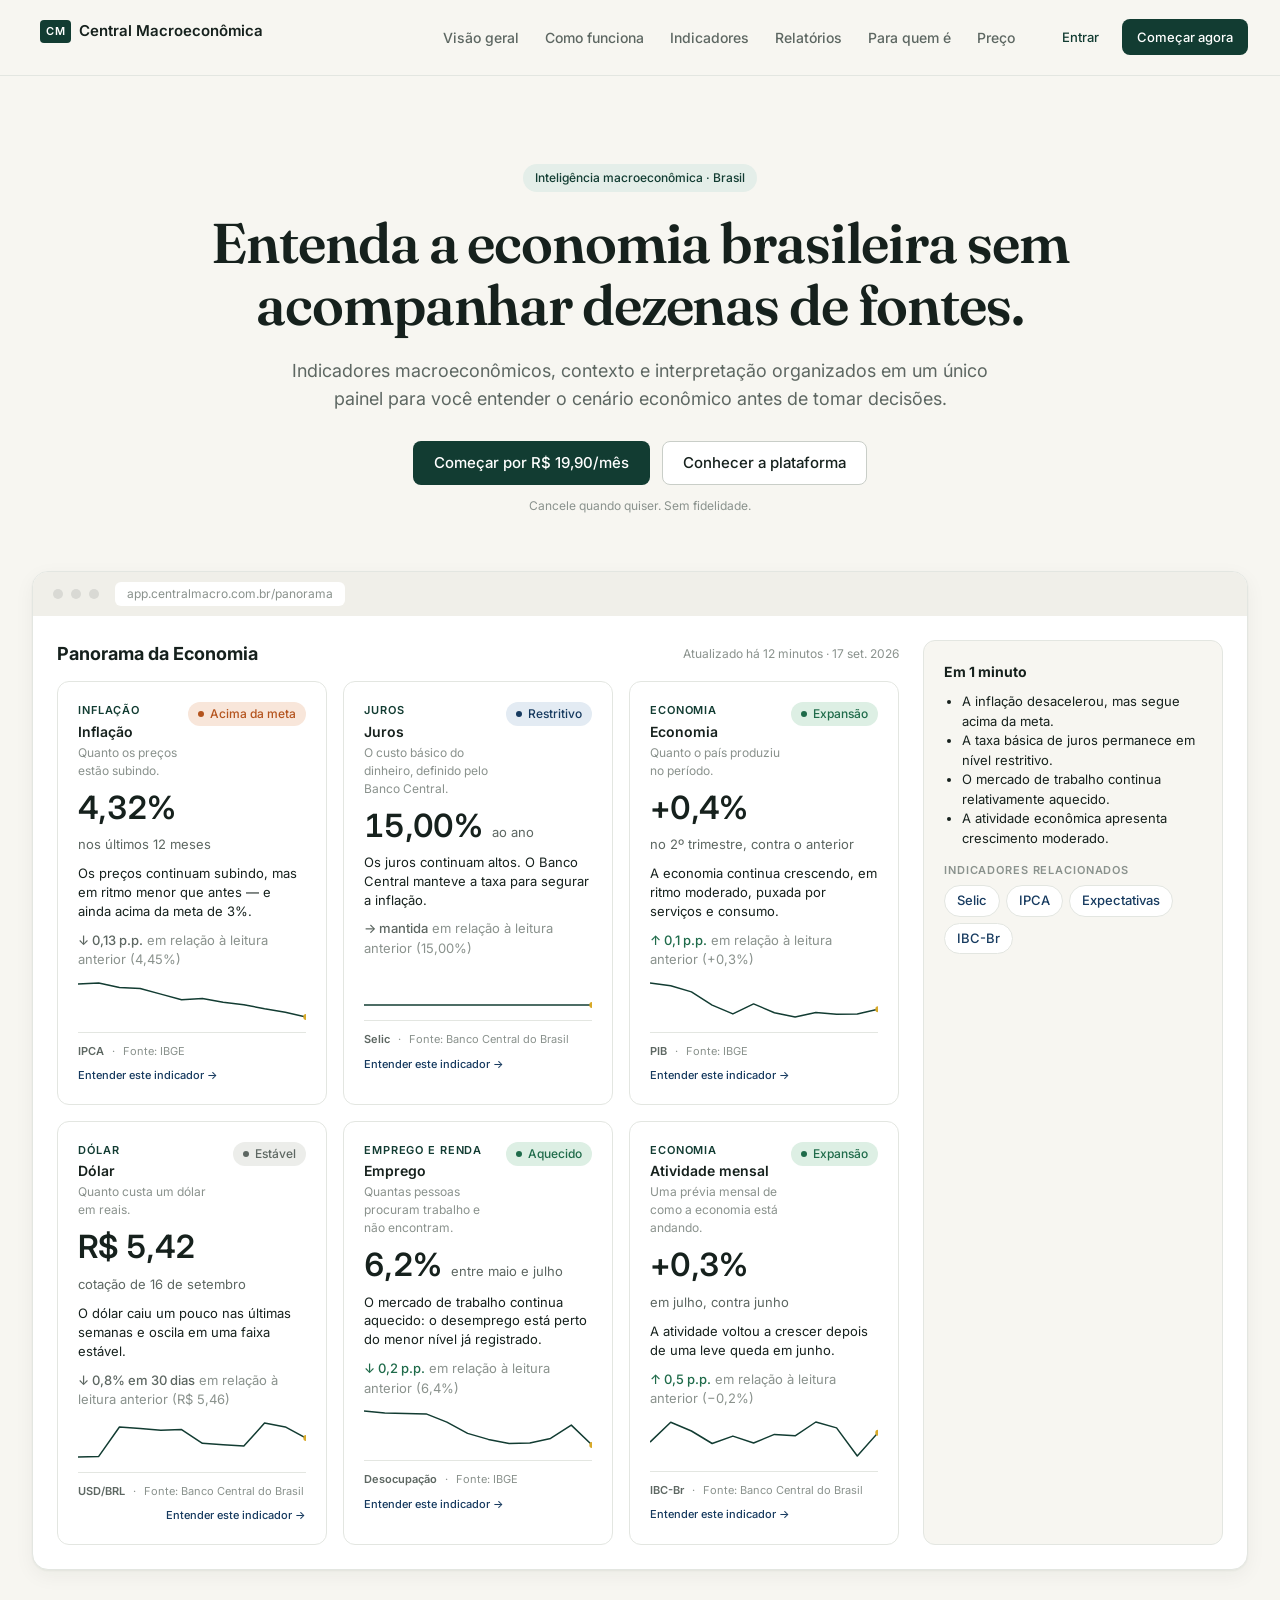
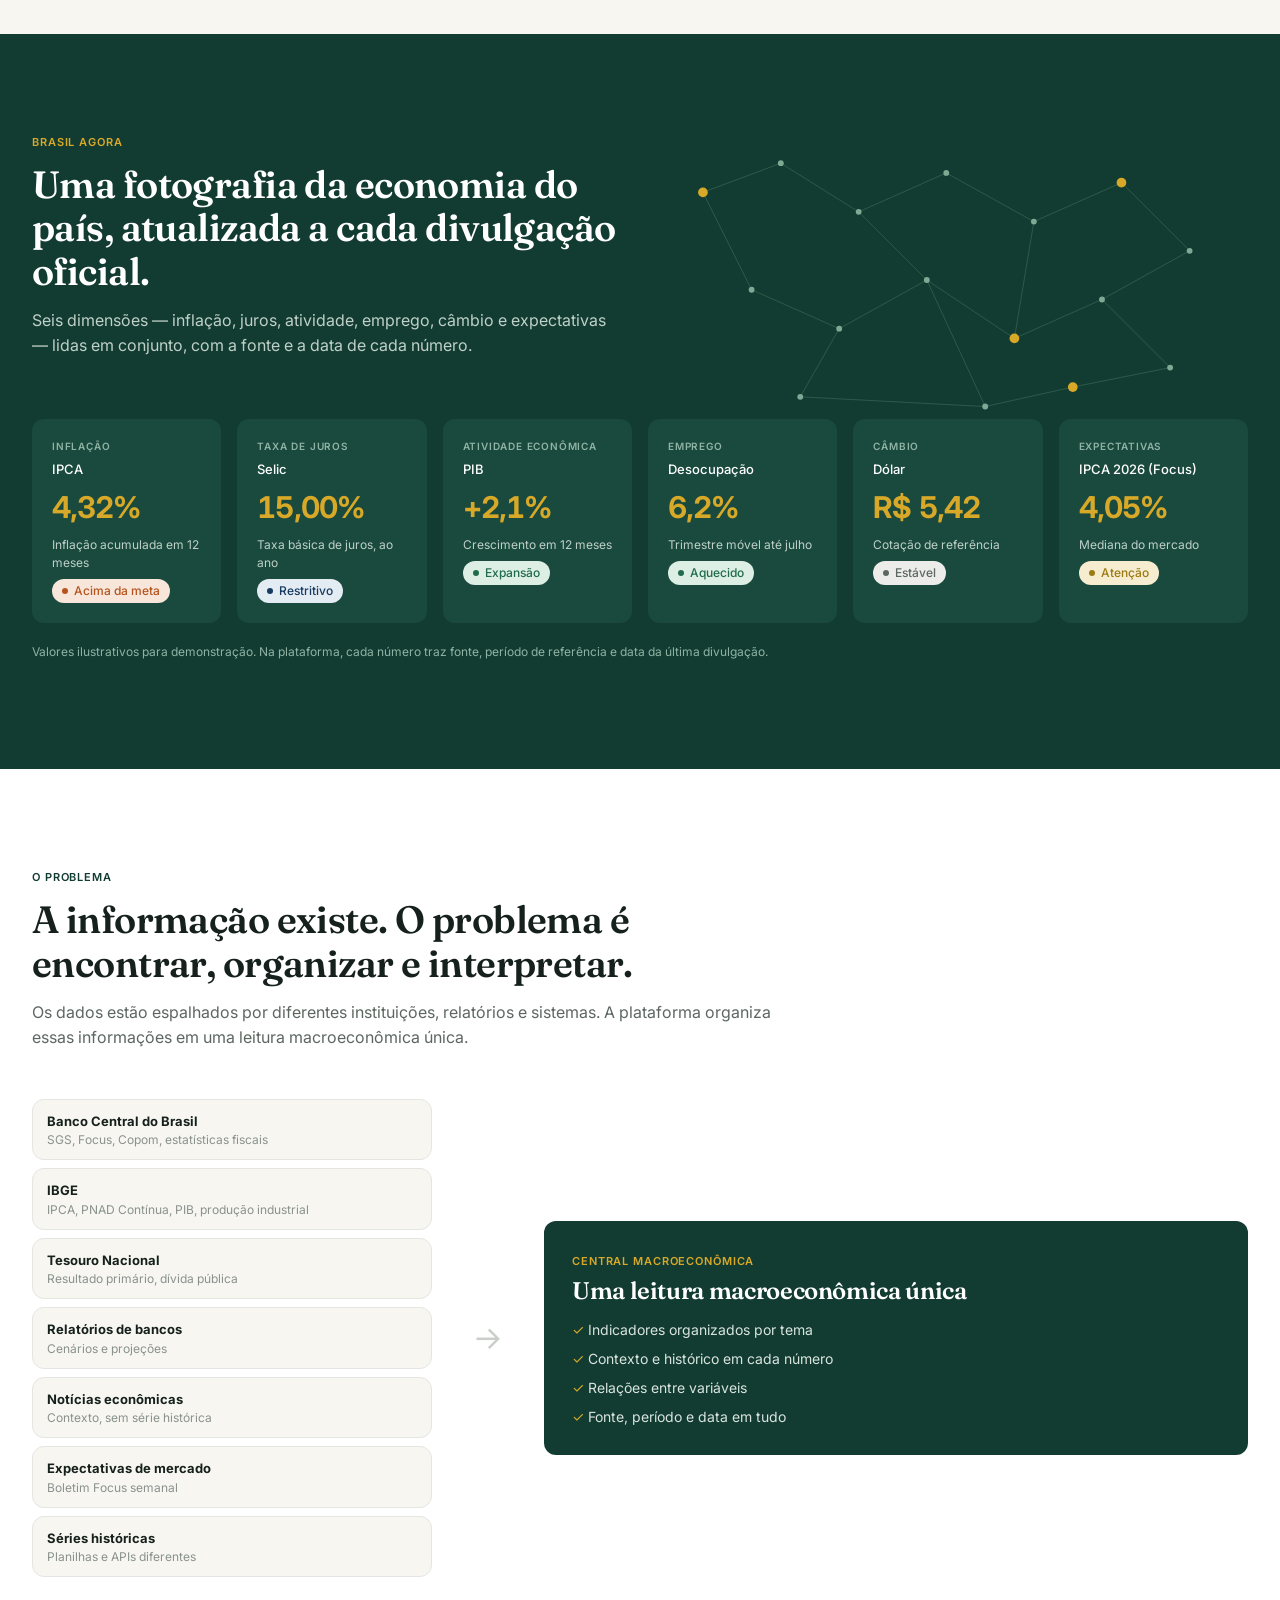
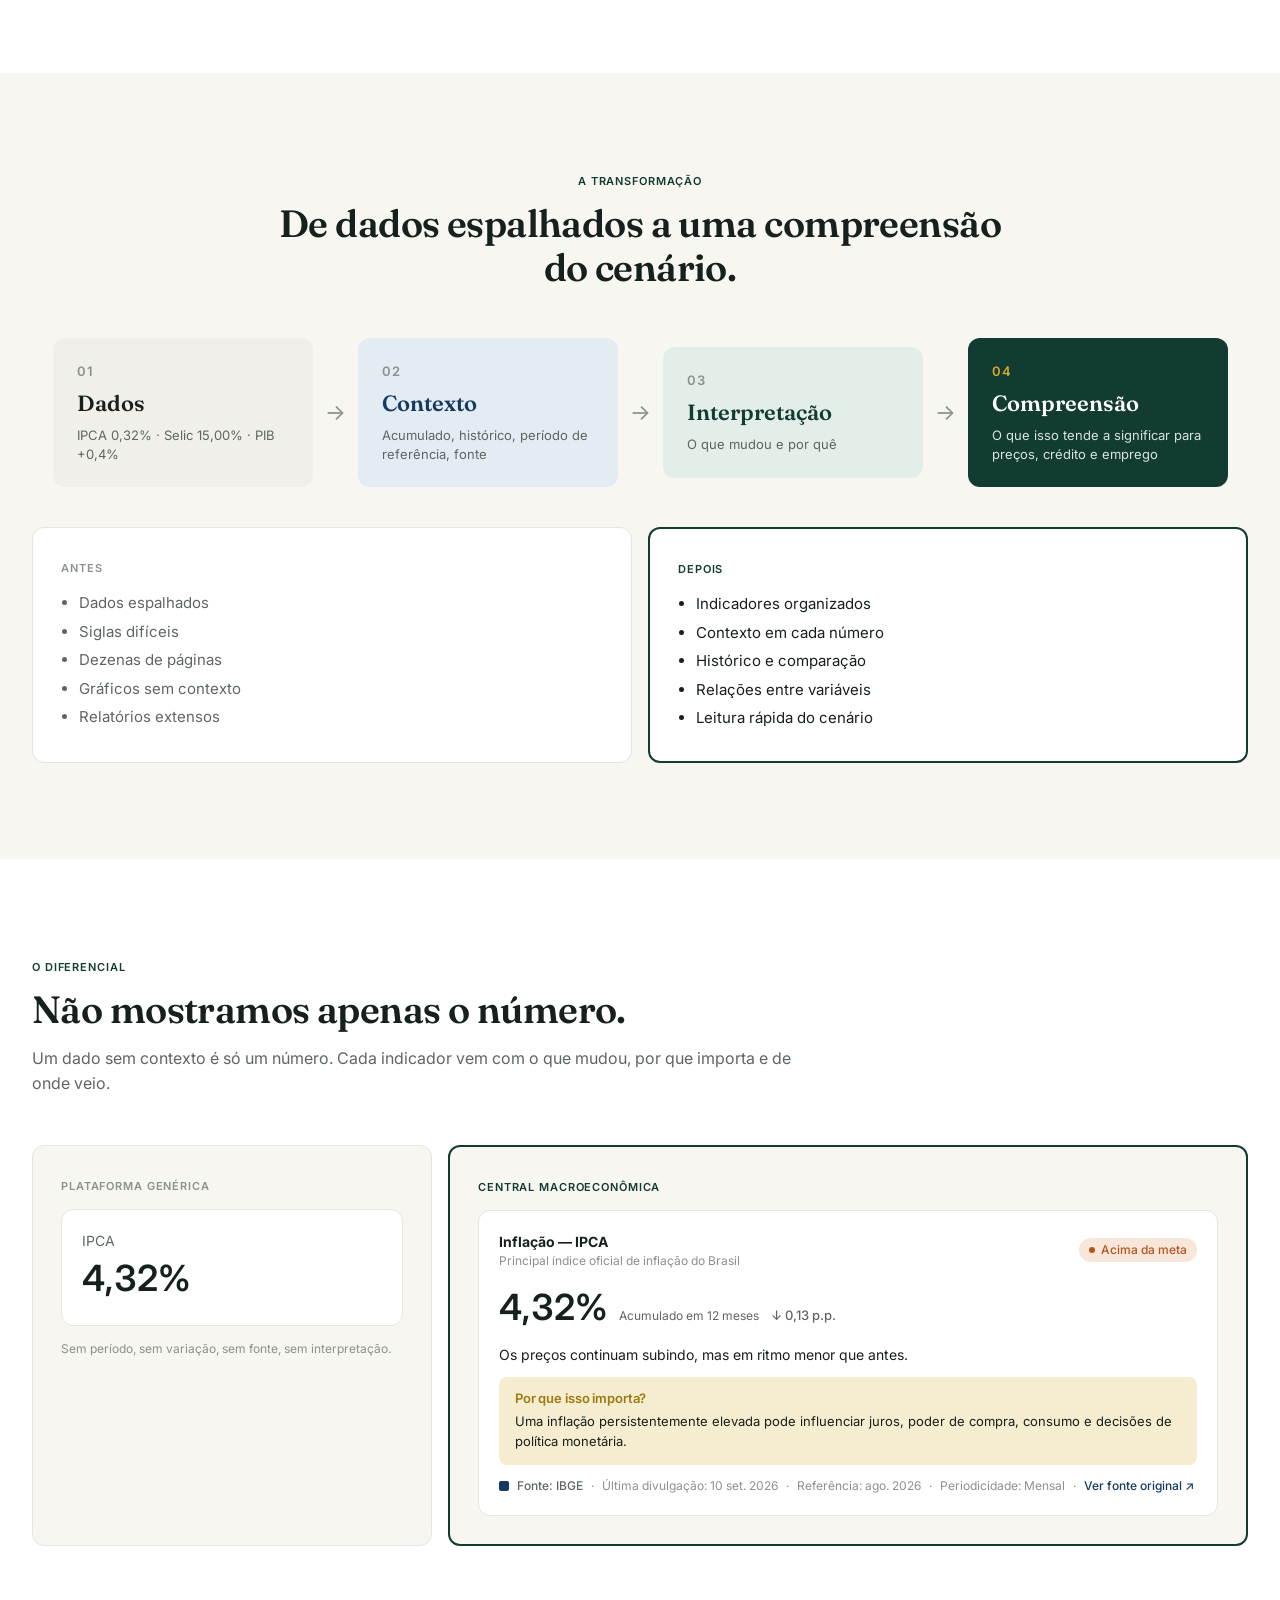
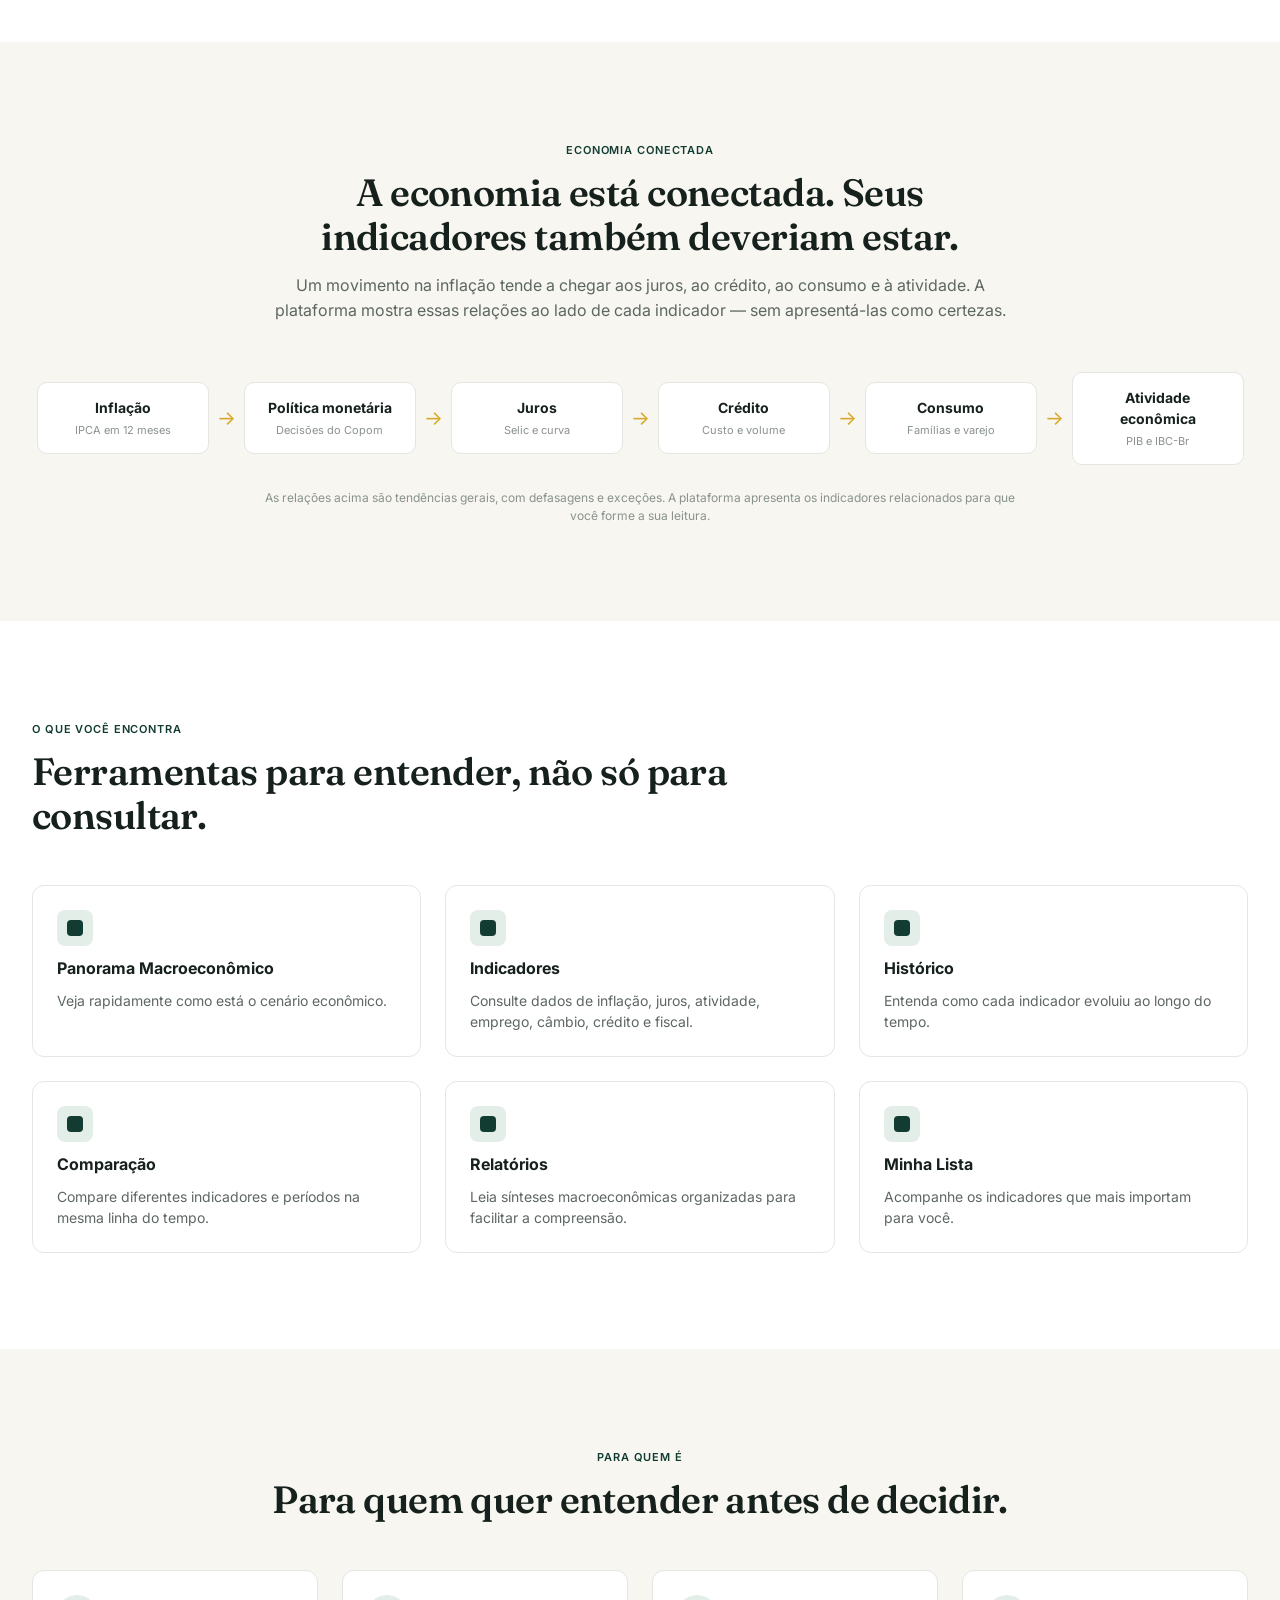
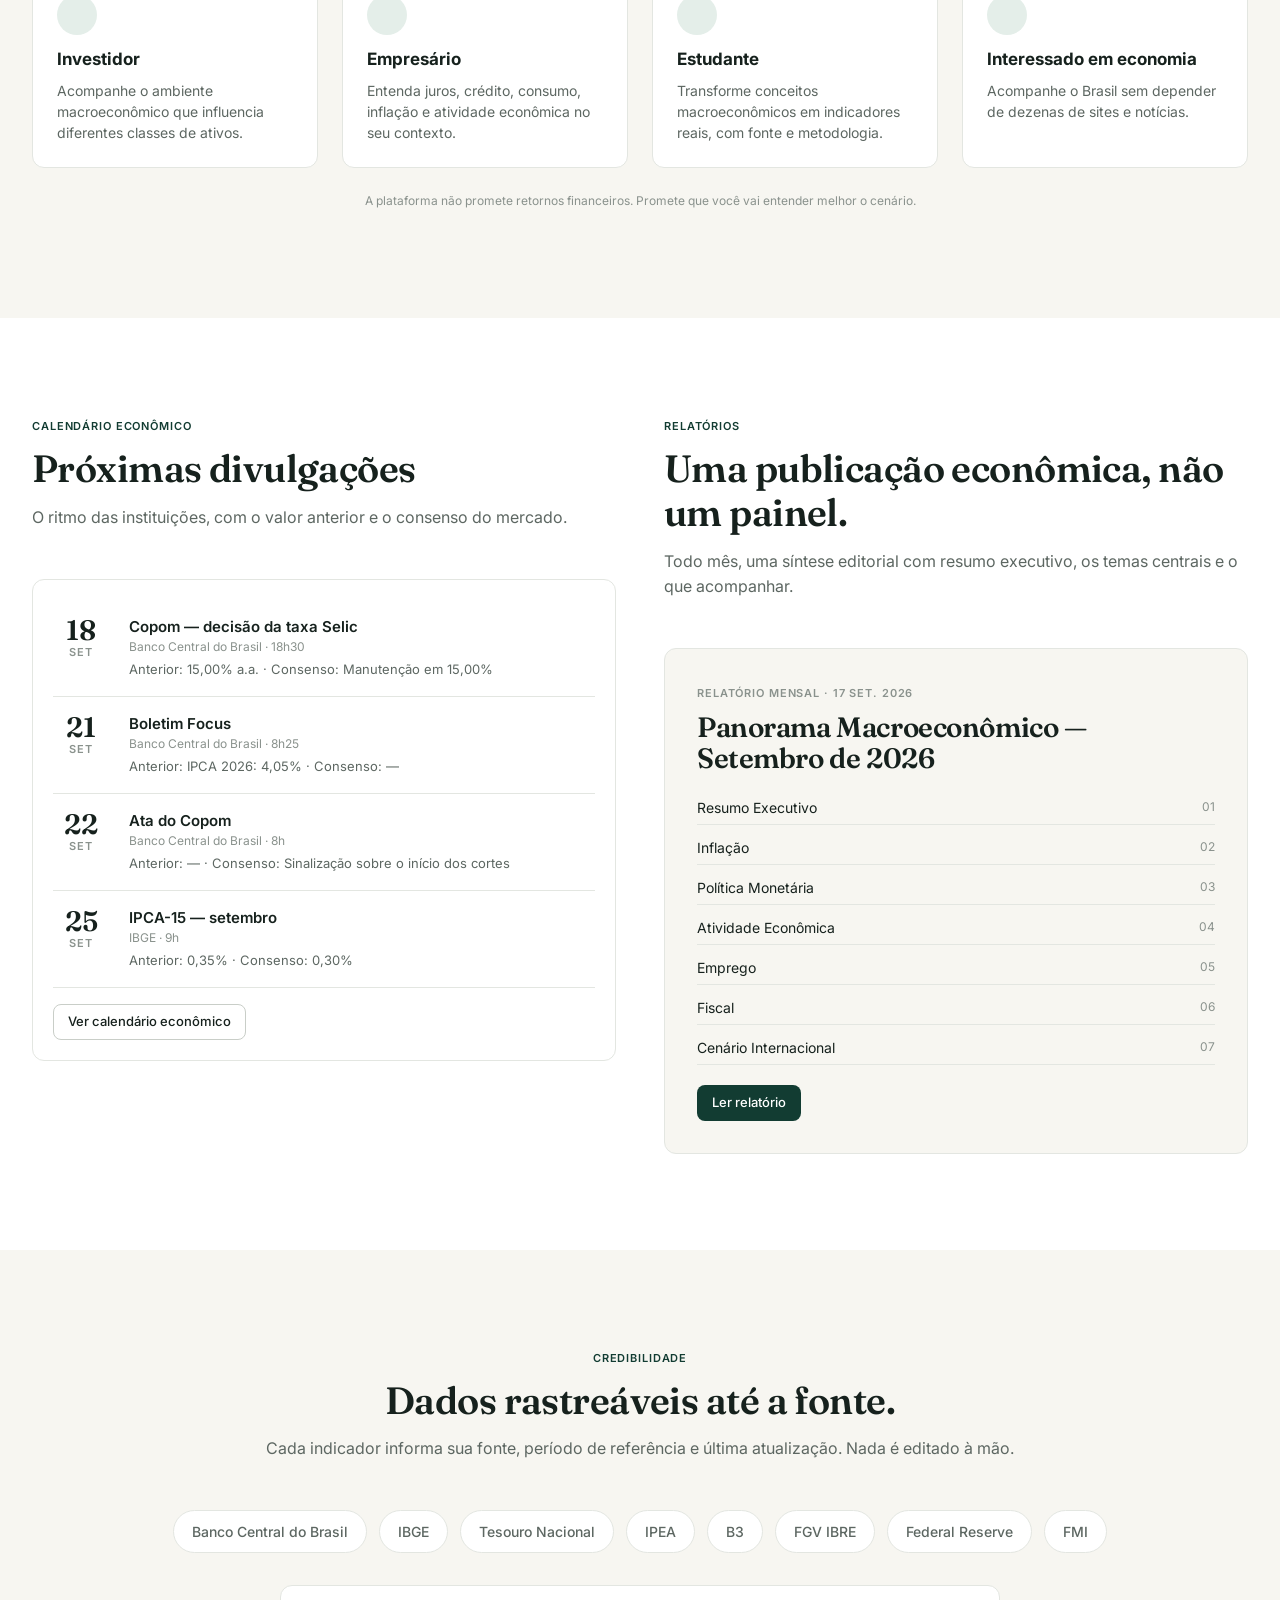
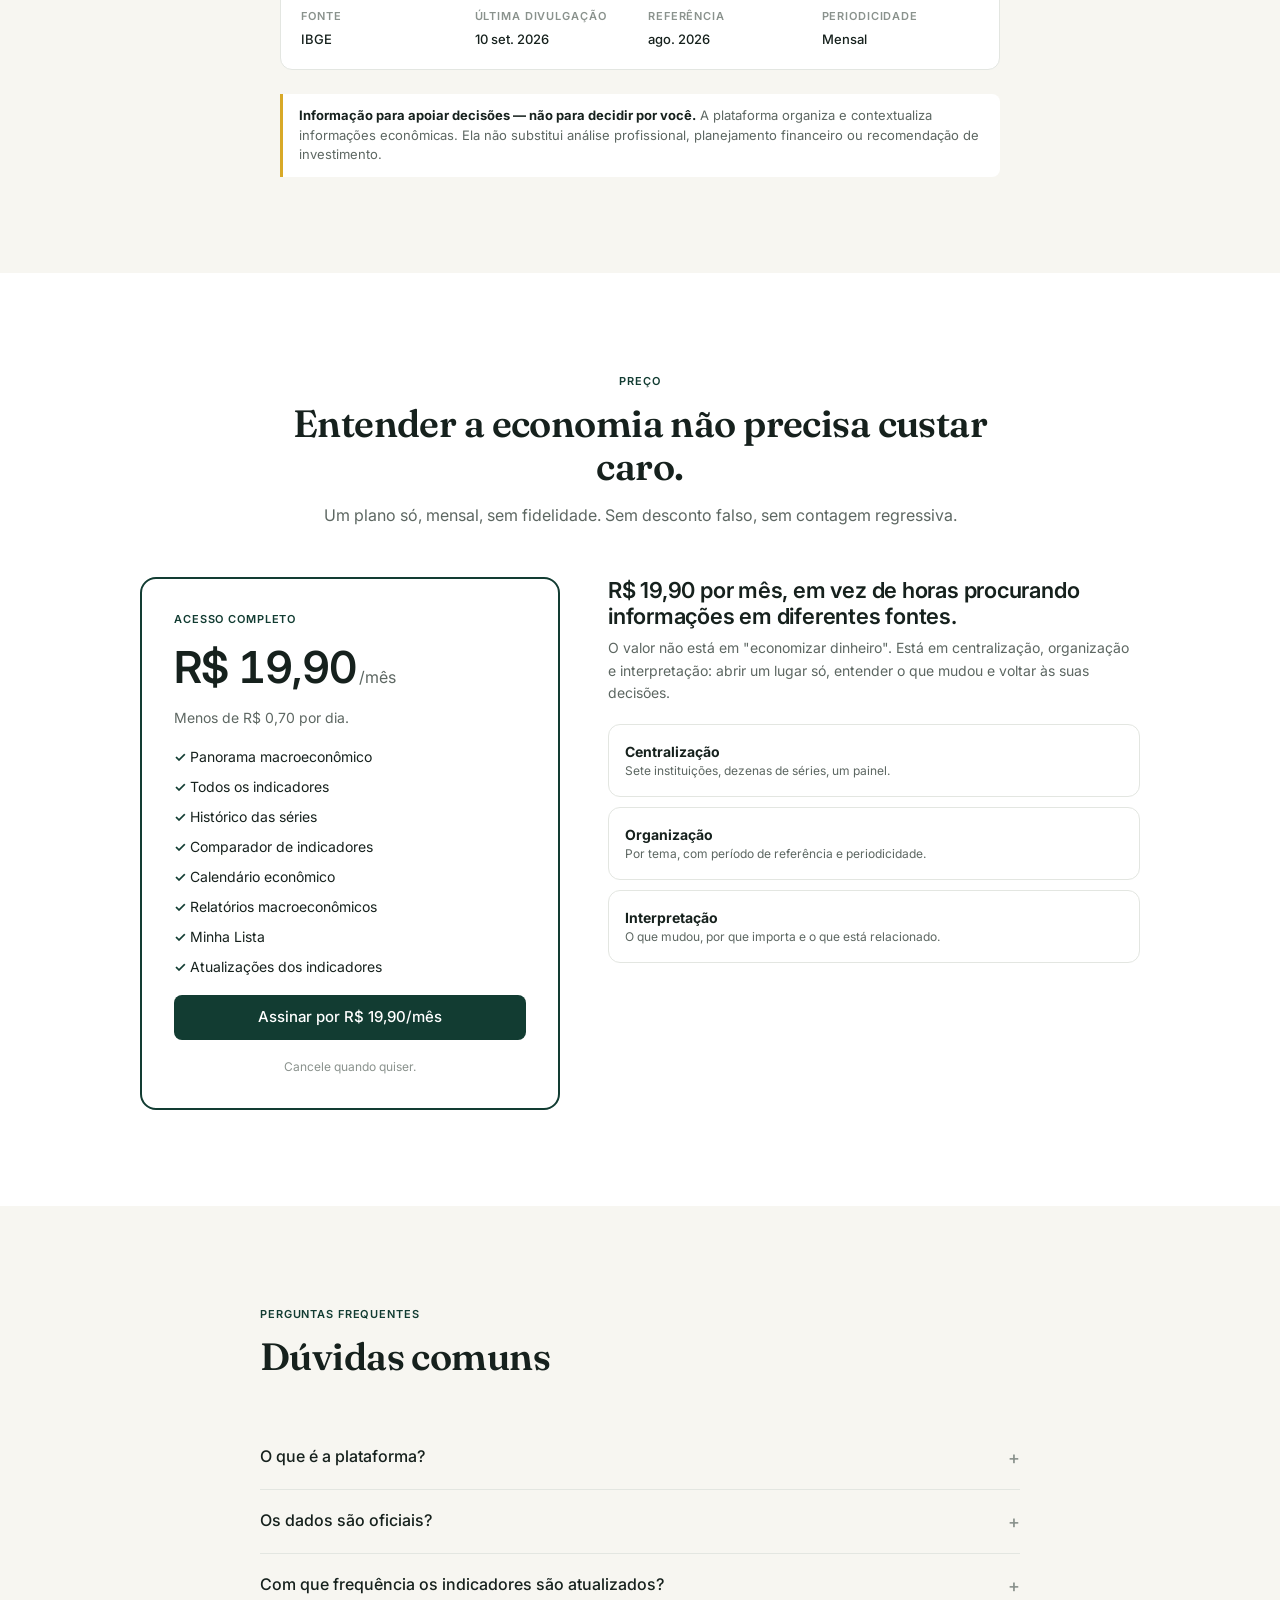
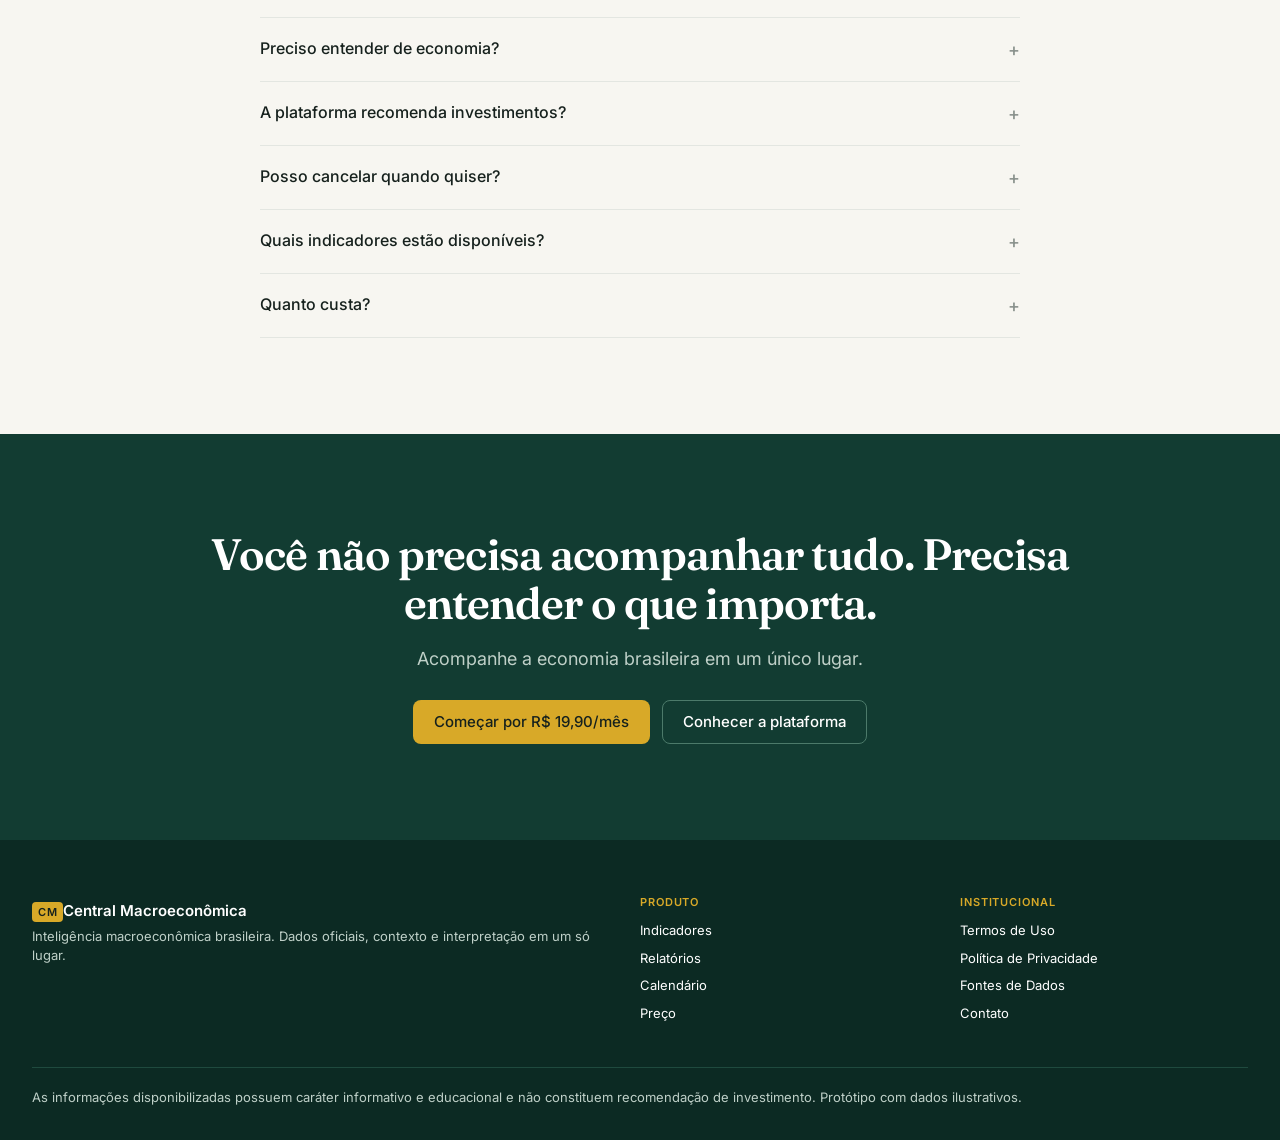
<file: plataforma/index.html>
<!DOCTYPE html>
<html lang="pt-BR">
<head>
  <meta charset="utf-8">
  <meta name="viewport" content="width=device-width, initial-scale=1">
  <title>Central Macroeconômica</title>
  <meta name="description" content="Plataforma de inteligência macroeconômica: indicadores do Brasil organizados, contextualizados e atualizados em um só lugar. Protótipo com dados ilustrativos.">
  <link rel="icon" href="data:image/svg+xml,<svg xmlns='http://www.w3.org/2000/svg' viewBox='0 0 100 100'><rect width='100' height='100' rx='18' fill='%23123C32'/><text x='50' y='66' font-size='44' text-anchor='middle' font-family='Inter,Arial' font-weight='700' fill='%23D8A928'>CM</text></svg>">
  <link rel="preconnect" href="https://fonts.googleapis.com"><link rel="preconnect" href="https://fonts.gstatic.com" crossorigin>
  <link href="https://fonts.googleapis.com/css2?family=Inter:wght@400;500;600;700&family=Fraunces:opsz,wght@9..144,600;9..144,700&family=Source+Serif+4:opsz,wght@8..60,400;8..60,600&display=swap" rel="stylesheet">
  <link rel="stylesheet" href="css/tokens.css?v=3"><link rel="stylesheet" href="css/base.css?v=3"><link rel="stylesheet" href="css/components.css?v=3"><link rel="stylesheet" href="css/app.css?v=3"><link rel="stylesheet" href="css/landing.css?v=3">
</head>
<body>
  <div id="app"></div>
  <div class="tooltip" id="tooltip" role="tooltip"></div>
  <div class="toast" id="toast" role="status" aria-live="polite"></div>
  <script src="js/data.js?v=3"></script><script src="js/charts.js?v=3"></script><script src="js/conteudo.js?v=3"></script><script src="js/ui.js?v=3"></script><script src="js/app.js?v=3"></script>
  <script src="js/screens/landing.js?v=3"></script><script src="js/screens/auth.js?v=3"></script><script src="js/screens/panorama.js?v=3"></script><script src="js/screens/temas.js?v=3"></script><script src="js/screens/ferramentas.js?v=3"></script>
</body>
</html>
</file>
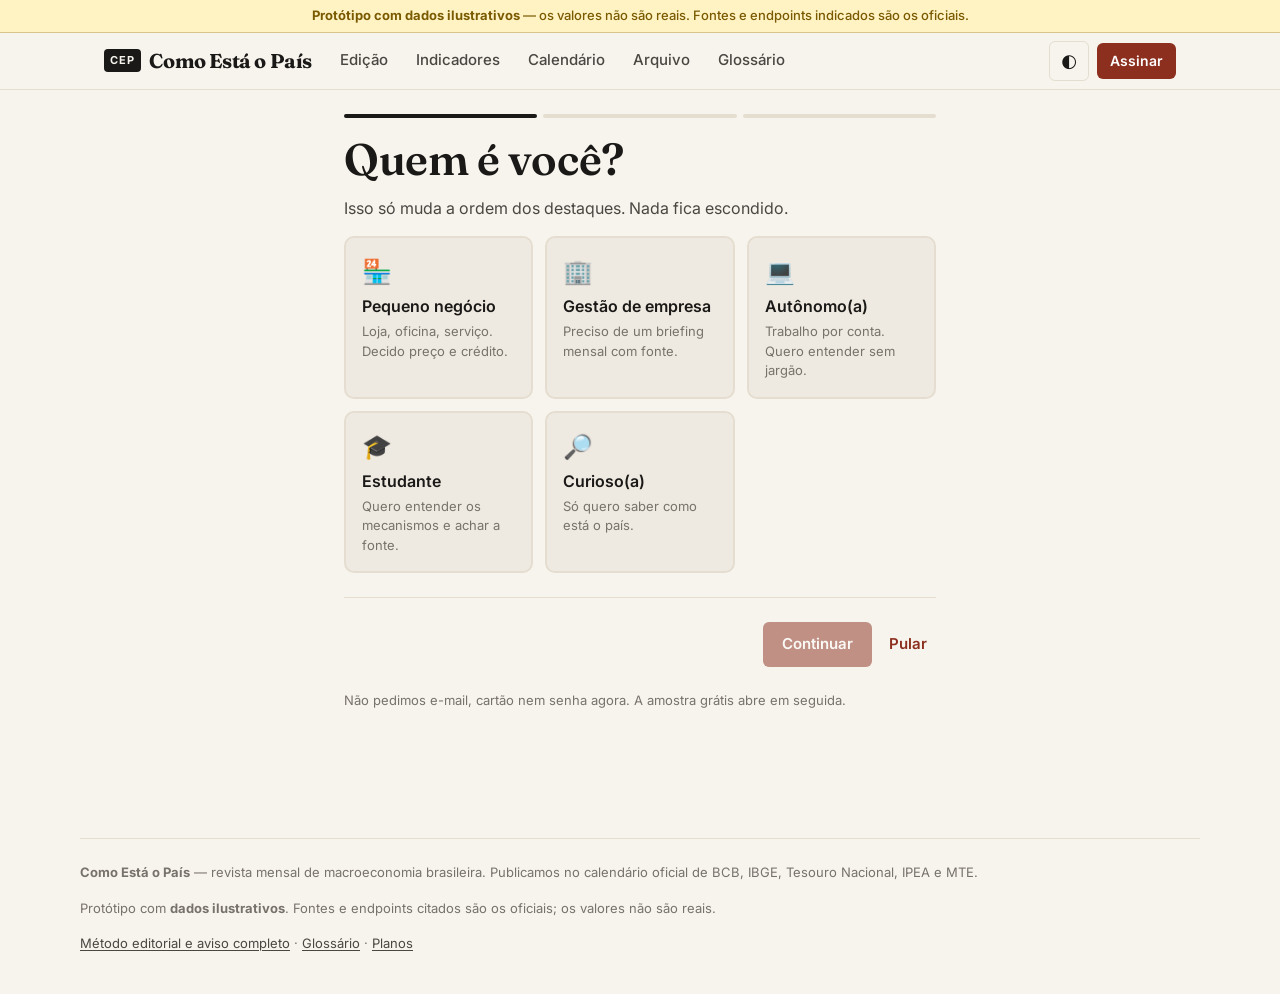
<file: prototipo/index.html>
<!DOCTYPE html>
<html lang="pt-BR">
<head>
  <meta charset="utf-8">
  <meta name="viewport" content="width=device-width, initial-scale=1">
  <title>Como Está o País</title>
  <meta name="description" content="Revista mensal de macroeconomia brasileira, publicada no calendário oficial e explicada em três camadas: a parábola, o entendimento e a profundidade.">
  <meta name="color-scheme" content="light dark">
  <link rel="icon" href="data:image/svg+xml,<svg xmlns='http://www.w3.org/2000/svg' viewBox='0 0 100 100'><rect width='100' height='100' rx='16' fill='%231A1917'/><text x='50' y='68' font-size='52' text-anchor='middle' font-family='Georgia,serif' font-weight='700' fill='%23F7F4EE'>P</text></svg>">
  <link rel="preconnect" href="https://fonts.googleapis.com">
  <link rel="preconnect" href="https://fonts.gstatic.com" crossorigin>
  <link href="https://fonts.googleapis.com/css2?family=Fraunces:opsz,wght@9..144,600;9..144,700&family=Source+Serif+4:opsz,wght@8..60,400;8..60,600&family=Inter:wght@400;500;600;700&display=swap" rel="stylesheet">
  <link rel="stylesheet" href="css/tokens.css">
  <link rel="stylesheet" href="css/base.css">
  <link rel="stylesheet" href="css/components.css">
</head>
<body>
  <a class="sr-only" href="#conteudo" style="position:absolute;left:8px;top:8px;background:var(--papel);padding:8px;z-index:100" onfocus="this.classList.remove('sr-only')" onblur="this.classList.add('sr-only')">Pular para o conteúdo</a>
  <div class="faixa-ilustrativa" role="note"><strong>Protótipo com dados ilustrativos</strong> — os valores não são reais. Fontes e endpoints indicados são os oficiais.</div>
  <header class="topo">
    <div class="container topo-inner">
      <a class="marca" href="#/" aria-label="Como Está o País — capa"><span class="sigla" aria-hidden="true">CEP</span> Como Está o País</a>
      <nav class="nav-desktop" id="nav-desktop" aria-label="Principal"></nav>
      <div class="topo-acoes">
        <button type="button" class="btn-icone" data-tema aria-label="Alternar modo claro e escuro" title="Modo claro/escuro">◐</button>
        <span id="acao-topo"></span>
      </div>
    </div>
  </header>

  <div id="app"></div>

  <nav class="nav-mobile" id="nav-mobile" aria-label="Principal (celular)"></nav>

  <div class="gaveta-fundo" id="gaveta-fundo"></div>
  <div class="gaveta gaveta-glossario" id="gaveta-glossario" role="dialog" aria-modal="true" aria-labelledby="gaveta-titulo"></div>
  <div class="toast" id="toast" role="status" aria-live="polite"></div>

  <script src="data/indicadores.js"></script>
  <script src="data/glossario.js"></script>
  <script src="data/calendario.js"></script>
  <script src="data/edicoes.js"></script>
  <script src="js/components.js"></script>
  <script src="js/app.js"></script>
  <script src="js/screens/onboarding.js"></script>
  <script src="js/screens/capa.js"></script>
  <script src="js/screens/materia.js"></script>
  <script src="js/screens/painel.js"></script>
  <script src="js/screens/indicador.js"></script>
  <script src="js/screens/calendario.js"></script>
  <script src="js/screens/arquivo.js"></script>
  <script src="js/screens/planos.js"></script>
</body>
</html>
</file>
<file: plataforma/css/tokens.css>
/* Design system "Central Macroeconômica" — mesmos tokens do arquivo Figma */
:root{
  --verde:#123C32;--verde-esc:#0C2A23;--verde-suave:#E4EEE9;--verde-medio:#1A4A3E;
  --azul:#163A5F;--azul-suave:#E3EBF3;
  --ouro:#D8A928;--ouro-suave:#F6ECCF;
  --pagina:#F7F6F1;--sup:#FFFFFF;--sutil:#F0EFE9;
  --t1:#16211D;--t2:#5D6762;--t3:#8A928D;--inv:#FFFFFF;
  --borda:#E3E6E1;--borda-forte:#C9CEC8;
  --pressao:#B4541E;--pressao-s:#F8E6DA;--atencao:#9A7A12;--atencao-s:#F6ECCF;--expansao:#1F6B4A;--expansao-s:#DDEFE4;--restritivo:#163A5F;--restritivo-s:#E3EBF3;--neutro:#5D6762;--neutro-s:#ECEDEA;
  --serie1:#123C32;--serie2:#163A5F;--serie3:#D8A928;--grade:#ECEDEA;--area:#E4EEE9;
  --sans:'Inter',system-ui,-apple-system,'Segoe UI',Roboto,sans-serif;--serif-t:'Fraunces',Georgia,serif;--serif-c:'Source Serif 4',Georgia,serif;
  --r-sm:6px;--r-md:10px;--r-lg:16px;--sombra:0 1px 2px rgba(22,33,29,.05),0 6px 20px rgba(22,33,29,.05);
  --sidebar:256px;--topbar:60px;
}
</file>
<file: plataforma/css/base.css>
*,*::before,*::after{box-sizing:border-box}
html{-webkit-text-size-adjust:100%;scroll-behavior:smooth}
body{margin:0;background:var(--pagina);color:var(--t1);font-family:var(--sans);font-size:14px;line-height:1.5;-webkit-font-smoothing:antialiased}
h1,h2,h3,h4{margin:0 0 8px;font-weight:600;line-height:1.2;letter-spacing:-.01em}
h1{font-size:32px}h2{font-size:24px}h3{font-size:18px}h4{font-size:16px}
.display{font-family:var(--serif-t);font-weight:600;letter-spacing:-.015em;line-height:1.12}
p{margin:0 0 12px}
a{color:var(--azul);text-decoration:none}a:hover{text-decoration:underline}
button{font:inherit;color:inherit;cursor:pointer}
img,svg{max-width:100%}
table{border-collapse:collapse;width:100%}
.num{font-variant-numeric:tabular-nums}
:focus-visible{outline:3px solid var(--azul);outline-offset:2px;border-radius:3px}
.sr-only{position:absolute;width:1px;height:1px;overflow:hidden;clip:rect(0,0,0,0);white-space:nowrap}
.muted{color:var(--t2)}.faint{color:var(--t3)}
.kicker{font-size:11px;font-weight:600;letter-spacing:.08em;text-transform:uppercase;color:var(--verde)}
.kicker.faint{color:var(--t3)}
.small{font-size:12px}
.row{display:flex;gap:12px;align-items:center;flex-wrap:wrap}.row.between{justify-content:space-between}.grow{flex:1}
.stack{display:flex;flex-direction:column;gap:12px}
.grid{display:grid;gap:16px}.g2{grid-template-columns:1fr 1fr}.g3{grid-template-columns:repeat(3,1fr)}.g4{grid-template-columns:repeat(4,1fr)}.g6{grid-template-columns:repeat(6,1fr)}
@media(max-width:1180px){.g6{grid-template-columns:repeat(3,1fr)}.g4{grid-template-columns:repeat(2,1fr)}}
@media(max-width:900px){.g3,.g2{grid-template-columns:1fr}.g4{grid-template-columns:1fr 1fr}}
.tela{animation:aparecer .18s ease-out}@keyframes aparecer{from{opacity:0;transform:translateY(3px)}to{opacity:1;transform:none}}
@media(prefers-reduced-motion:reduce){*{animation:none!important;transition:none!important}}
</file>
<file: plataforma/css/components.css>
/* Botões */
.btn{display:inline-flex;align-items:center;justify-content:center;gap:8px;min-height:44px;padding:10px 20px;border-radius:8px;font-weight:500;font-size:15px;border:1px solid transparent;text-decoration:none!important;transition:background .15s,border-color .15s}
.btn-p{background:var(--verde);color:#fff}.btn-p:hover{background:var(--verde-esc)}
.btn-s{background:var(--sup);border-color:var(--borda-forte);color:var(--t1)}.btn-s:hover{background:var(--sutil)}
.btn-t{background:transparent;color:var(--verde);padding-left:10px;padding-right:10px}.btn-t:hover{background:var(--verde-suave)}
.btn-sm{min-height:36px;padding:6px 14px;font-size:13px}.btn-block{width:100%}
/* Selo de estado */
.selo{display:inline-flex;align-items:center;gap:6px;padding:3px 10px;border-radius:999px;font-size:12px;font-weight:500;white-space:nowrap}
.selo::before{content:"";width:6px;height:6px;border-radius:50%;background:currentColor}
.selo-pressao{background:var(--pressao-s);color:var(--pressao)}.selo-atencao,.selo-desaceleracao{background:var(--atencao-s);color:var(--atencao)}.selo-expansao,.selo-aquecido{background:var(--expansao-s);color:var(--expansao)}.selo-restritivo{background:var(--restritivo-s);color:var(--restritivo)}.selo-estavel,.selo-neutro{background:var(--neutro-s);color:var(--neutro)}
.var{font-size:13px;font-weight:500}.var-pressao{color:var(--pressao)}.var-expansao{color:var(--expansao)}.var-neutro,.var-atencao{color:var(--t2)}.var-atencao{color:var(--atencao)}
/* Cartão */
.card{background:var(--sup);border:1px solid var(--borda);border-radius:12px;padding:20px}
.card-sm{padding:16px}
/* Cartão de indicador */
.ind{display:flex;flex-direction:column;gap:10px;color:inherit;text-decoration:none!important;transition:border-color .15s}
a.ind:hover{border-color:var(--borda-forte)}
.ind .topo{display:flex;justify-content:space-between;gap:8px;align-items:flex-start}
.ind .nome{font-weight:600;font-size:14px}.ind .desc{font-size:12px;color:var(--t3);margin-top:2px}
.ind .valor{font-size:32px;font-weight:600;letter-spacing:-.02em;line-height:1.1}
.ind .valor-linha{display:flex;align-items:baseline;gap:10px;flex-wrap:wrap}
.ind .periodo{font-size:12px;color:var(--t2)}
.ind .contexto{font-size:13px;line-height:1.45}
.ind .rodape{display:flex;gap:8px;font-size:11px;color:var(--t3);border-top:1px solid var(--borda);padding-top:10px;margin-top:2px;flex-wrap:wrap}
.ind-compacto .valor{font-size:24px}.ind-compacto .contexto,.ind-compacto .desc{display:none}
.ind-hero{border:0;border-top:3px double var(--t1);border-bottom:1px solid var(--borda);border-radius:0;background:transparent;padding:20px 0}
.ind-hero .valor{font-size:56px}
/* Rótulo de fonte */
.fonte{display:flex;gap:8px;align-items:center;flex-wrap:wrap;font-size:12px;color:var(--t3)}
.fonte b{font-weight:500;color:var(--t2)}.fonte a{font-weight:500}
.fonte .ico{width:10px;height:10px;border-radius:2px;background:var(--azul);display:inline-block}
/* Chips e filtros */
.chip{display:inline-flex;align-items:center;gap:6px;padding:5px 12px;border-radius:999px;background:var(--sup);border:1px solid var(--borda);font-size:13px;font-weight:500;color:var(--t2);text-decoration:none!important}
.chip[aria-pressed=true],.chip.on{background:var(--t1);color:#fff;border-color:var(--t1)}
.chip-azul{color:var(--azul)}
.seg{display:inline-flex;background:var(--sutil);border-radius:8px;padding:3px;gap:2px}
.seg button{border:0;background:transparent;padding:6px 12px;border-radius:6px;font-size:13px;font-weight:500;color:var(--t2)}
.seg button[aria-pressed=true]{background:var(--sup);color:var(--t1);font-weight:600;box-shadow:0 0 0 1px var(--borda)}
/* Abas */
.abas{display:flex;gap:24px;border-bottom:1px solid var(--borda)}
.abas button{border:0;background:none;padding:10px 0;font-size:14px;color:var(--t2);border-bottom:2px solid transparent;margin-bottom:-1px}
.abas button[aria-selected=true]{color:var(--verde);font-weight:600;border-color:var(--verde)}
/* Tooltip de termo */
.termo{border:0;background:none;padding:0;font:inherit;color:inherit;text-decoration:underline dotted var(--azul);text-underline-offset:3px;cursor:help;position:relative}
.termo:hover,.termo:focus{background:var(--azul-suave)}
.tooltip{position:fixed;z-index:70;max-width:300px;background:var(--t1);color:#fff;border-radius:8px;padding:10px 12px;font-size:12px;line-height:1.45;box-shadow:var(--sombra);pointer-events:none;opacity:0;transition:opacity .12s}
.tooltip[data-on=true]{opacity:1}.tooltip b{display:block;margin-bottom:3px;font-size:12px}
/* Inputs */
.campo{display:flex;flex-direction:column;gap:6px;margin-bottom:16px}
.campo label{font-size:13px;font-weight:500}
.campo input,.campo select{font:inherit;padding:11px 14px;border:1px solid var(--borda-forte);border-radius:8px;background:var(--sup);color:var(--t1);min-height:44px}
.campo input:focus{outline:0;border:2px solid var(--verde);padding:10px 13px}
.campo .ajuda{font-size:12px;color:var(--t3)}
.busca{display:flex;align-items:center;gap:8px;background:var(--sutil);border-radius:8px;padding:8px 12px;color:var(--t3);font-size:13px}
.busca input{border:0;background:transparent;font:inherit;flex:1;outline:0;color:var(--t1)}
/* Tabela */
.tabela th,.tabela td{padding:10px 14px;text-align:left;border-bottom:1px solid var(--borda);font-size:14px}
.tabela th{font-size:11px;text-transform:uppercase;letter-spacing:.06em;color:var(--t3);background:var(--sutil);font-weight:600}
.tabela td.num,.tabela th.num{text-align:right}
.tabela tr:hover td{background:#FBFAF7}
/* Gráfico */
.grafico{background:var(--sup);border:1px solid var(--borda);border-radius:12px;padding:20px 24px;margin:0}
.grafico .cab{display:flex;justify-content:space-between;gap:12px;flex-wrap:wrap;align-items:flex-start;margin-bottom:8px}
.grafico .tit{font-weight:600;font-size:15px}.grafico .sub{font-size:12px;color:var(--t3)}
.grafico svg{width:100%;height:auto;display:block}
.grafico .rod{display:flex;justify-content:space-between;gap:12px;flex-wrap:wrap;margin-top:8px}
.legenda{display:flex;gap:14px;flex-wrap:wrap;font-size:12px;color:var(--t2)}.legenda span::before{content:"";display:inline-block;width:10px;height:3px;border-radius:2px;margin-right:6px;vertical-align:middle;background:var(--c)}
.grafico-tabela{max-height:240px;overflow:auto;border:1px solid var(--borda);border-radius:8px;margin-top:10px}
/* Linha do tempo Copom */
.timeline{position:relative;padding-left:24px}.timeline::before{content:"";position:absolute;left:7px;top:6px;bottom:6px;width:2px;background:var(--borda)}
.evento-tl{position:relative;padding:8px 0 16px}.evento-tl::before{content:"";position:absolute;left:-22px;top:12px;width:12px;height:12px;border-radius:50%;background:var(--sup);border:3px solid var(--t3)}
.evento-tl.elevada::before{border-color:var(--pressao)}.evento-tl.reduzida::before{border-color:var(--expansao)}.evento-tl.mantida::before{border-color:var(--azul)}.evento-tl.proxima::before{border-color:var(--ouro);background:var(--ouro)}
.evento-tl .d{font-size:12px;color:var(--t3)}.evento-tl .t{font-weight:600}.evento-tl .n{font-size:13px;color:var(--t2)}
/* Calendário */
.cal-item{display:grid;grid-template-columns:56px 1fr auto;gap:20px;padding:16px 0;border-bottom:1px solid var(--borda);align-items:start}
.cal-item .data{text-align:center}.cal-item .dia{font-family:var(--serif-t);font-size:28px;font-weight:600;line-height:1}.cal-item .mes{font-size:11px;letter-spacing:.08em;color:var(--t3);font-weight:600}
.cal-item .tit{font-weight:600;font-size:15px}.cal-item .meta{font-size:12px;color:var(--t3)}.cal-item .vals{font-size:13px;color:var(--t2);margin-top:4px}
.cal-item.hoje{background:var(--ouro-suave);margin:0 -12px;padding-left:12px;padding-right:12px;border-radius:8px;border-bottom:0}
/* Estados */
.vazio{text-align:center;padding:40px 20px;border:1px dashed var(--borda-forte);border-radius:12px;color:var(--t2)}
.skeleton{background:linear-gradient(90deg,var(--sutil),#F7F6F1,var(--sutil));background-size:200% 100%;animation:sk 1.4s infinite;border-radius:4px}@keyframes sk{to{background-position:-200% 0}}
.erro{border-color:var(--pressao)}
/* Aviso */
.aviso{background:var(--sup);border-left:3px solid var(--ouro);border-radius:0 8px 8px 0;padding:12px 16px;font-size:13px;color:var(--t2)}.aviso b{color:var(--t1)}
/* Toast */
.toast{position:fixed;left:50%;bottom:24px;transform:translateX(-50%);background:var(--t1);color:#fff;padding:12px 18px;border-radius:10px;font-size:14px;z-index:80;opacity:0;transition:opacity .2s;pointer-events:none;box-shadow:var(--sombra)}.toast[data-on=true]{opacity:1}
/* Mapa da economia */
.mapa-card{display:flex;flex-direction:column;gap:8px;color:inherit;text-decoration:none!important}.mapa-card:hover{border-color:var(--borda-forte)}
.mapa-card .dim{font-size:13px;font-weight:500;color:var(--t2)}.mapa-card .leitura{font-size:13px;line-height:1.45}
/* Pergunta "por que importa" */
.importa{background:var(--ouro-suave);border-radius:8px;padding:14px 16px}.importa h4{color:var(--atencao);font-size:13px;margin-bottom:6px}.importa ul{margin:0;padding-left:18px;font-size:13px}.importa li{margin-bottom:4px}
/* Bloco de leitura acessível */
.leitura h4{font-size:11px;letter-spacing:.08em;text-transform:uppercase;color:var(--t3);margin:16px 0 6px}
/* FAQ */
.faq details{border-bottom:1px solid var(--borda);padding:18px 0}.faq summary{font-weight:500;font-size:16px;cursor:pointer;list-style:none;display:flex;justify-content:space-between}.faq summary::after{content:"+";color:var(--t3);font-size:18px}.faq details[open] summary::after{content:"–"}.faq p{margin:10px 0 0;color:var(--t2);font-size:14px;line-height:1.55}
/* Plano */
.plano{border:2px solid var(--verde);border-radius:16px;padding:32px;background:var(--sup);display:flex;flex-direction:column;gap:18px}
.plano .preco{font-size:44px;font-weight:600;letter-spacing:-.03em;line-height:1}.plano .preco small{font-size:16px;font-weight:400;color:var(--t2);letter-spacing:0}
.plano ul{list-style:none;margin:0;padding:0;display:flex;flex-direction:column;gap:9px}.plano li::before{content:"✓ ";color:var(--verde);font-weight:600}
/* ===== Refino: linguagem humana primeiro ===== */
.ind .cat{font-size:11px;font-weight:600;letter-spacing:.08em;text-transform:uppercase;color:var(--verde);margin-bottom:2px}
.ind .periodo-h{font-size:13px;color:var(--t2)}
.ind .mudanca{font-size:13px}
.ind .rodape .tecnico{font-weight:600;color:var(--t2)}
.ind .rodape .grow{flex:1}.ind .rodape .entender{color:var(--azul);font-weight:500}
.ind-hero .resposta{font-size:18px;line-height:1.5;margin:8px 0 0;max-width:60ch}
.brasil-card .frase{font-size:15px;line-height:1.45;font-weight:500}
.um-minuto{border-left:3px solid var(--ouro)}
.acompanhar{display:flex;gap:10px;align-items:flex-start;padding:10px 12px;border:1px solid var(--borda);border-radius:8px;background:var(--pagina);color:inherit;text-decoration:none!important;font-size:13px;line-height:1.4}
.acompanhar .d{font-weight:600;color:var(--verde);white-space:nowrap}
.acompanhar:hover{border-color:var(--borda-forte)}
.mudou{display:flex;justify-content:space-between;gap:16px;align-items:center;padding:14px 0;border-bottom:1px solid var(--borda)}.mudou:last-child{border-bottom:0}
.mudou b{font-size:15px;display:block}.mudou .num{font-size:14px;margin:2px 0}
.significa{display:block;color:inherit;text-decoration:none!important}.significa b{font-size:15px;display:block;margin-bottom:6px}.significa p{margin:0;color:var(--t2);line-height:1.5}.significa:hover{border-color:var(--borda-forte)}
.historia{display:flex;flex-direction:column;gap:4px}.historia .passo{font-size:15px;line-height:1.5;padding:8px 12px;background:var(--pagina);border-radius:8px}.historia .seta{color:var(--ouro);padding-left:12px;font-size:14px}
.conexao{display:flex;justify-content:space-between;gap:10px;align-items:center;padding:8px 0;border-bottom:1px solid var(--borda);color:inherit;text-decoration:none!important}.conexao:last-child{border-bottom:0}.conexao b{font-size:13px}
.detalhes{margin-top:12px;border-top:1px solid var(--borda);padding-top:10px}.detalhes summary{cursor:pointer;color:var(--azul);font-weight:500;font-size:14px;list-style:none}.detalhes summary::before{content:"▸ "}.detalhes[open] summary::before{content:"▾ "}.detalhes-corpo{margin-top:12px}
.nav-div{border-top:1px solid var(--borda);margin:10px 4px}
.switch{display:inline-flex;align-items:center;gap:8px;cursor:pointer;font-size:12px;color:var(--t2);white-space:nowrap}.switch input{position:absolute;opacity:0;width:0;height:0}.switch .track{width:34px;height:20px;border-radius:999px;background:var(--borda-forte);position:relative;transition:background .15s}.switch .track::after{content:"";position:absolute;top:2px;left:2px;width:16px;height:16px;border-radius:50%;background:#fff;transition:transform .15s}.switch input:checked+.track{background:var(--verde)}.switch input:checked+.track::after{transform:translateX(14px)}.switch input:focus-visible+.track{outline:3px solid var(--azul);outline-offset:2px}
.opcoes.opcoes-2{grid-template-columns:1fr 1fr}.opcao-tema .tec{font-size:11px;color:var(--t3)}
.sem-expl .ind-analitico .nome{font-size:14px}
/* Gráfico no celular: interpretação antes do detalhe */
.ver-grafico{display:none}
@media(max-width:820px){.ver-grafico{display:inline-flex;margin:4px 0 8px}.grafico:not(.aberto) .grafico-corpo,.grafico:not(.aberto) .rod,.grafico:not(.aberto) details{display:none}.mudou{flex-direction:column;align-items:flex-start}.topbar .atualizado,.topbar .busca{display:none}.opcoes.opcoes-2{grid-template-columns:1fr}.ind-hero .valor{font-size:40px}}
.brasil-card .rodape{margin-top:auto}.relatorio .grafico{margin:20px 0}
</file>
<file: plataforma/css/app.css>
/* Layout do app: barra lateral + cabeçalho + conteúdo */
.app{display:grid;grid-template-columns:var(--sidebar) 1fr;min-height:100vh}
.sidebar{background:var(--sup);border-right:1px solid var(--borda);padding:16px;display:flex;flex-direction:column;gap:2px;position:sticky;top:0;height:100vh;overflow:auto}
.marca{display:flex;align-items:center;gap:8px;padding:6px 8px 18px;font-weight:600;font-size:15px;color:var(--t1);text-decoration:none!important}
.marca .sigla{background:var(--verde);color:#fff;font-size:11px;font-weight:600;padding:3px 6px;border-radius:4px;letter-spacing:.06em}
.marca.escura{color:#fff}.marca.escura .sigla{background:var(--ouro);color:var(--t1)}
.nav-g{font-size:11px;font-weight:600;letter-spacing:.08em;color:var(--t3);padding:16px 12px 4px}
.nav-i{display:flex;align-items:center;gap:10px;padding:9px 12px;border-radius:8px;color:var(--t1);text-decoration:none!important;font-size:14px}
.nav-i .ic{width:16px;height:16px;border-radius:4px;background:var(--t3);flex-shrink:0;opacity:.6}
.nav-i:hover{background:var(--sutil)}.nav-i[aria-current=page]{background:var(--verde-suave);color:var(--verde);font-weight:500}.nav-i[aria-current=page] .ic{background:var(--verde);opacity:1}
.sidebar .espaco{flex:1}
.main{min-width:0}
.topbar{position:sticky;top:0;z-index:20;background:var(--sup);border-bottom:1px solid var(--borda);height:var(--topbar);display:flex;align-items:center;gap:16px;padding:0 32px}
.topbar h1{font-size:18px;margin:0}.topbar .busca{width:280px}.topbar .avatar{width:32px;height:32px;border-radius:50%;background:var(--verde-suave);border:1px solid var(--borda)}
.conteudo{padding:28px 32px 64px;max-width:1440px}
.cab-tela{margin-bottom:20px}.cab-tela p{color:var(--t2);max-width:70ch}
.secao{margin-top:32px}.secao-t{display:flex;justify-content:space-between;align-items:baseline;gap:12px;margin-bottom:12px}.secao-t h2{font-size:18px;margin:0}.secao-t a{font-size:13px;font-weight:500}
.duas{display:grid;grid-template-columns:minmax(0,1fr) 340px;gap:24px;align-items:start}
.lateral{display:flex;flex-direction:column;gap:16px;position:sticky;top:calc(var(--topbar) + 20px)}
.auth{min-height:100vh;display:grid;grid-template-columns:1fr 1fr}
.auth .lado{background:var(--verde);color:#fff;padding:56px;display:flex;flex-direction:column;justify-content:space-between}
.auth .form{display:flex;align-items:center;justify-content:center;padding:48px}
.auth .form>div{width:100%;max-width:400px}
.onb{max-width:760px;margin:0 auto;padding:64px 24px}
.progresso{display:flex;gap:6px;margin-bottom:32px}.progresso span{flex:1;height:4px;border-radius:2px;background:var(--borda)}.progresso span.on{background:var(--verde)}
.opcoes{display:grid;grid-template-columns:repeat(3,1fr);gap:12px}
.opcao{background:var(--sup);border:2px solid var(--borda);border-radius:12px;padding:18px;text-align:left;display:flex;flex-direction:column;gap:4px;min-height:96px}
.opcao b{font-size:15px}.opcao span{font-size:12px;color:var(--t3)}
.opcao[aria-pressed=true]{border-color:var(--verde);background:var(--verde-suave)}
.relatorio{max-width:720px;margin:0 auto;font-family:var(--serif-c);font-size:18px;line-height:1.65}
.relatorio h1{font-family:var(--serif-t);font-size:44px;line-height:1.1;margin-bottom:12px}
.relatorio h2{font-family:var(--serif-t);font-size:28px;margin:40px 0 12px;padding-top:24px;border-top:1px solid var(--borda)}
.relatorio .meta{font-family:var(--sans);font-size:13px;color:var(--t3);margin-bottom:32px}
.relatorio .destaques{display:grid;grid-template-columns:repeat(4,1fr);gap:12px;font-family:var(--sans);margin:20px 0}
.relatorio .destaques div{background:var(--sup);border:1px solid var(--borda);border-radius:10px;padding:12px}.relatorio .destaques small{font-size:11px;text-transform:uppercase;letter-spacing:.06em;color:var(--t3);display:block}.relatorio .destaques b{font-size:22px;letter-spacing:-.02em}
.relatorio .grafico{font-family:var(--sans);font-size:14px;margin:20px 0}
.relatorio .sumario{font-family:var(--sans);font-size:13px;position:sticky;top:calc(var(--topbar) + 20px)}
.sumario a{display:block;padding:6px 0;color:var(--t2);border-left:2px solid var(--borda);padding-left:12px}.sumario a:hover{color:var(--verde);border-color:var(--verde);text-decoration:none}
.rel-layout{display:grid;grid-template-columns:200px minmax(0,1fr);gap:48px;align-items:start}
.comparar-controles{display:grid;grid-template-columns:repeat(3,1fr) auto;gap:12px;align-items:end}
/* Responsivo 1024 */
@media(max-width:1180px){:root{--sidebar:220px}.conteudo{padding:24px}.topbar{padding:0 24px}.topbar .busca{width:200px}.duas{grid-template-columns:1fr}.lateral{position:static}.rel-layout{grid-template-columns:1fr}.relatorio .sumario{display:none}.opcoes{grid-template-columns:1fr 1fr}.comparar-controles{grid-template-columns:1fr 1fr}}
@media(max-width:820px){.app{grid-template-columns:1fr}.sidebar{position:static;height:auto;flex-direction:row;flex-wrap:wrap;gap:4px}.sidebar .nav-g,.sidebar .espaco{display:none}.nav-i{padding:6px 10px;font-size:13px}.auth{grid-template-columns:1fr}.auth .lado{display:none}.relatorio .destaques{grid-template-columns:1fr 1fr}}
</file>
<file: plataforma/css/landing.css>
.ld{background:var(--pagina)}
.ld-header{position:sticky;top:0;z-index:30;background:var(--pagina);border-bottom:1px solid var(--borda)}
.ld-header .in{max-width:1280px;margin:0 auto;padding:14px 32px;display:flex;align-items:center;gap:32px}
.ld-header nav{display:flex;gap:26px;margin-left:auto}.ld-header nav a{color:var(--t2);font-weight:500;font-size:14px}
.ld-sec{padding:96px 32px}.ld-sec .in{max-width:1280px;margin:0 auto}
.ld-sec.branca{background:var(--sup)}.ld-sec.verde{background:var(--verde);color:#fff}
.ld-tit{max-width:760px;margin-bottom:48px}.ld-tit.centro{margin-left:auto;margin-right:auto;text-align:center}
.ld-tit h2{font-family:var(--serif-t);font-size:38px;line-height:1.15;letter-spacing:-.015em;margin:12px 0 14px}.ld-tit p{font-size:16px;color:var(--t2);line-height:1.6}
.verde .ld-tit p{color:#BFD0C8}.verde .kicker{color:var(--ouro)}
.hero{padding:88px 32px 64px;text-align:center}
.hero h1{font-family:var(--serif-t);font-size:56px;line-height:1.12;letter-spacing:-.02em;max-width:880px;margin:20px auto 20px}
.hero .sub{font-size:18px;color:var(--t2);max-width:720px;margin:0 auto 28px;line-height:1.55}
.tag{display:inline-block;background:var(--verde-suave);color:var(--verde);font-size:12px;font-weight:500;padding:5px 12px;border-radius:999px}
.previa{margin:56px auto 0;max-width:1280px;background:var(--sup);border:1px solid var(--borda);border-radius:16px;overflow:hidden;text-align:left;box-shadow:var(--sombra)}
.previa .barra{background:var(--sutil);padding:10px 20px;display:flex;gap:8px;align-items:center}.previa .barra i{width:10px;height:10px;border-radius:50%;background:#D9D9D4;display:inline-block}.previa .barra span{background:var(--sup);border-radius:6px;padding:3px 12px;font-size:12px;color:var(--t3);margin-left:8px}
.previa .corpo{display:grid;grid-template-columns:minmax(0,1fr) 300px;gap:24px;padding:24px}
.snap{display:grid;grid-template-columns:repeat(6,1fr);gap:16px}
.snap div{background:var(--verde-medio);border-radius:12px;padding:20px;display:flex;flex-direction:column;gap:6px}
.snap small{font-size:10px;letter-spacing:.08em;color:#8FB3A4;font-weight:600}.snap b{font-size:30px;color:var(--ouro);letter-spacing:-.03em}.snap .u{font-size:12px;color:#BFD0C8}.snap .sig{font-size:13px;color:#fff;font-weight:500}
.rede{position:relative;height:280px}
.fluxo{display:flex;align-items:center;justify-content:center;gap:12px;margin-bottom:40px}
.fluxo .etapa{width:260px;border-radius:12px;padding:24px;display:flex;flex-direction:column;gap:6px}.fluxo .etapa b{font-family:var(--serif-t);font-size:22px;font-weight:600}.fluxo .etapa span{font-size:13px;line-height:1.45}
.fluxo .seta{font-size:22px;color:var(--t3)}
.cadeia{display:flex;align-items:center;justify-content:center;gap:8px;flex-wrap:wrap}
.cadeia .elo{background:var(--sup);border:1px solid var(--borda);border-radius:10px;padding:14px 16px;width:172px;text-align:center}.cadeia .elo b{display:block;font-size:14px}.cadeia .elo span{font-size:11px;color:var(--t3)}.cadeia .seta{color:var(--ouro);font-size:20px}
.recursos{display:grid;grid-template-columns:repeat(3,1fr);gap:24px}
.recurso{background:var(--sup);border:1px solid var(--borda);border-radius:12px;padding:24px;display:flex;flex-direction:column;gap:10px}.recurso .ic{width:36px;height:36px;border-radius:8px;background:var(--verde-suave);display:grid;place-items:center}.recurso .ic i{width:16px;height:16px;border-radius:4px;background:var(--verde);display:block}.recurso b{font-size:16px}.recurso p{margin:0;color:var(--t2);line-height:1.5}
.personas{display:grid;grid-template-columns:repeat(4,1fr);gap:24px}.personas .card i{display:block;width:40px;height:40px;border-radius:50%;background:var(--verde-suave);margin-bottom:12px}
.ld-footer{background:var(--verde-esc);color:#BFD0C8;padding:56px 32px 32px;font-size:13px}.ld-footer .in{max-width:1280px;margin:0 auto;display:grid;grid-template-columns:2fr 1fr 1fr;gap:32px}.ld-footer a{color:#fff;display:block;padding:4px 0}.ld-footer h4{color:var(--ouro);font-size:11px;letter-spacing:.08em;text-transform:uppercase}
.ld-footer .disc{border-top:1px solid #1F4A3E;margin-top:40px;padding-top:20px;max-width:1280px;margin-left:auto;margin-right:auto}
.cta-final{text-align:center}.cta-final h2{font-family:var(--serif-t);font-size:44px;line-height:1.12;max-width:860px;margin:0 auto 16px;letter-spacing:-.02em}
@media(max-width:1180px){.hero h1{font-size:44px}.snap{grid-template-columns:repeat(3,1fr)}.previa .corpo{grid-template-columns:1fr}.recursos{grid-template-columns:1fr 1fr}.personas{grid-template-columns:1fr 1fr}.ld-header nav{display:none}.fluxo{flex-wrap:wrap}.ld-footer .in{grid-template-columns:1fr 1fr}}
@media(max-width:820px){.hero h1{font-size:36px}.snap,.recursos,.personas{grid-template-columns:1fr}.ld-sec{padding:64px 20px}.cta-final h2{font-size:32px}}
</file>
<file: prototipo/css/tokens.css>
/* Tokens do design system "Tipografia de Feira" — ver ux/06-design-system.md */
:root {
  --papel: #F7F4EE; --papel-2: #EFEAE1; --papel-3: #E4DDD0;
  --tinta: #1A1917; --tinta-2: #4A4742; --tinta-3: #77726A;
  --acento: #8C2F1E; --acento-hover: #6E2416; --acento-suave: #F3DED8;
  --alta: #9A3F00; --baixa: #1F5A3C; --estavel: #4A4742;
  --novo: #1F4E79; --novo-fundo: #DCE8F3;
  --aviso: #7A5A00; --aviso-fundo: #FFF3C4;
  --foco: #1F4E79;
  --sombra: 0 1px 2px rgba(26,25,23,.06), 0 4px 14px rgba(26,25,23,.06);

  --serifa-titulo: 'Fraunces', Georgia, 'Times New Roman', serif;
  --serifa-corpo: 'Source Serif 4', Georgia, 'Times New Roman', serif;
  --sans: 'Inter', system-ui, -apple-system, 'Segoe UI', Roboto, sans-serif;

  --e1: 4px; --e2: 8px; --e3: 12px; --e4: 16px; --e5: 24px; --e6: 32px; --e7: 48px; --e8: 64px;
  --raio: 6px; --raio-g: 10px;
  --coluna: 640px; --largura-max: 1120px;
  --altura-nav: 56px;
}
:root[data-theme="dark"] {
  --papel: #161513; --papel-2: #201F1C; --papel-3: #2E2C28;
  --tinta: #EDE8DF; --tinta-2: #BDB6AA; --tinta-3: #8E877B;
  --acento: #E8836D; --acento-hover: #F09A87; --acento-suave: #3A221C;
  --alta: #F0A060; --baixa: #7CC99B; --estavel: #BDB6AA;
  --novo: #7FB3E0; --novo-fundo: #1E2F40;
  --aviso: #F5D67A; --aviso-fundo: #3A3010;
  --foco: #7FB3E0;
  --sombra: 0 1px 2px rgba(0,0,0,.4), 0 4px 14px rgba(0,0,0,.3);
}
@media (prefers-color-scheme: dark) {
  :root:not([data-theme="light"]) {
    --papel: #161513; --papel-2: #201F1C; --papel-3: #2E2C28;
    --tinta: #EDE8DF; --tinta-2: #BDB6AA; --tinta-3: #8E877B;
    --acento: #E8836D; --acento-hover: #F09A87; --acento-suave: #3A221C;
    --alta: #F0A060; --baixa: #7CC99B; --estavel: #BDB6AA;
    --novo: #7FB3E0; --novo-fundo: #1E2F40;
    --aviso: #F5D67A; --aviso-fundo: #3A3010;
    --foco: #7FB3E0;
    --sombra: 0 1px 2px rgba(0,0,0,.4), 0 4px 14px rgba(0,0,0,.3);
  }
}
</file>
<file: prototipo/css/base.css>
*, *::before, *::after { box-sizing: border-box; }
html { -webkit-text-size-adjust: 100%; }
body {
  margin: 0; background: var(--papel); color: var(--tinta);
  font-family: var(--sans); font-size: 16px; line-height: 1.5;
  -webkit-font-smoothing: antialiased;
  padding-bottom: calc(var(--altura-nav) + env(safe-area-inset-bottom));
}
@media (min-width: 720px) { body { padding-bottom: 0; } }
h1, h2, h3, h4 { font-family: var(--serifa-titulo); font-optical-sizing: auto; font-weight: 600; line-height: 1.15; margin: 0 0 var(--e3); letter-spacing: -0.01em; }
h1 { font-size: 32px; } h2 { font-size: 24px; } h3 { font-size: 20px; } h4 { font-size: 17px; }
@media (min-width: 720px) { h1 { font-size: 44px; } h2 { font-size: 28px; } h3 { font-size: 22px; } }
p { margin: 0 0 var(--e4); }
a { color: var(--acento); text-decoration-thickness: 1px; text-underline-offset: 2px; }
a:hover { color: var(--acento-hover); }
:focus-visible { outline: 3px solid var(--foco); outline-offset: 2px; border-radius: 3px; }
button { font: inherit; color: inherit; cursor: pointer; }
img, svg { max-width: 100%; }
table { border-collapse: collapse; width: 100%; }
.sr-only { position: absolute; width: 1px; height: 1px; overflow: hidden; clip: rect(0,0,0,0); white-space: nowrap; }
.num, .tabular { font-variant-numeric: tabular-nums; }
.container { max-width: var(--largura-max); margin: 0 auto; padding: 0 var(--e4); }
@media (min-width: 720px) { .container { padding: 0 var(--e5); } }
.coluna-leitura { max-width: var(--coluna); }
.editorial { font-family: var(--serifa-corpo); font-size: 18px; line-height: 1.6; }
@media (min-width: 720px) { .editorial { font-size: 19px; } }
.editorial h3 { font-family: var(--sans); font-size: 13px; text-transform: uppercase; letter-spacing: .08em; color: var(--tinta-3); margin: var(--e5) 0 var(--e2); font-weight: 600; }
.editorial ul, .editorial ol { padding-left: 22px; margin: 0 0 var(--e4); }
.editorial li { margin-bottom: var(--e2); }
.editorial .tabela { font-family: var(--sans); font-size: 15px; margin: var(--e3) 0; }
.editorial .tabela th, .editorial .tabela td { text-align: left; padding: 8px 10px; border-bottom: 1px solid var(--papel-3); }
.editorial .tabela th { font-size: 12px; text-transform: uppercase; letter-spacing: .06em; color: var(--tinta-3); }
.editorial .tabela td.num { text-align: right; }
.editorial .nota { font-family: var(--sans); font-size: 13px; color: var(--tinta-3); }
.microcopy { font-size: 13px; color: var(--tinta-3); }
.rotulo { font-size: 12px; text-transform: uppercase; letter-spacing: .08em; color: var(--tinta-3); font-weight: 600; }
.muted { color: var(--tinta-2); }
.hr { border: 0; border-top: 1px solid var(--papel-3); margin: var(--e5) 0; }
.hr-duplo { border: 0; border-top: 3px double var(--tinta); margin: var(--e3) 0 var(--e4); }
.grid { display: grid; gap: var(--e4); }
.grid-2 { grid-template-columns: 1fr; } .grid-3 { grid-template-columns: 1fr; }
@media (min-width: 720px) { .grid-2 { grid-template-columns: 1fr 1fr; } .grid-3 { grid-template-columns: repeat(3, 1fr); } }
.tela { padding: var(--e5) 0 var(--e7); animation: aparecer .2s ease-out; }
@keyframes aparecer { from { opacity: 0; transform: translateY(4px); } to { opacity: 1; transform: none; } }
@media (prefers-reduced-motion: reduce) { *, *::before, *::after { animation: none !important; transition: none !important; } }
.cabecalho-tela { margin-bottom: var(--e5); }
.cabecalho-tela p { color: var(--tinta-2); max-width: 60ch; }
.acoes { display: flex; flex-wrap: wrap; gap: var(--e2); align-items: center; }
.espaco { flex: 1; }
</file>
<file: prototipo/css/components.css>
/* ===== Faixa "Dados ilustrativos" ===== */
.faixa-ilustrativa { background: var(--aviso-fundo); color: var(--aviso); font-size: 13px; font-weight: 500; text-align: center; padding: 6px var(--e4); border-bottom: 1px solid color-mix(in srgb, var(--aviso) 30%, transparent); }
.faixa-ilustrativa strong { font-weight: 700; }

/* ===== Cabeçalho ===== */
.topo { position: sticky; top: 0; z-index: 30; background: var(--papel); border-bottom: 1px solid var(--papel-3); }
.topo-inner { display: flex; align-items: center; gap: var(--e4); height: var(--altura-nav); }
.marca { font-family: var(--serifa-titulo); font-weight: 700; font-size: 20px; color: var(--tinta); text-decoration: none; letter-spacing: -0.02em; display: flex; align-items: center; gap: 8px; }
.marca .sigla { background: var(--tinta); color: var(--papel); font-family: var(--sans); font-size: 11px; font-weight: 700; padding: 3px 6px; border-radius: 4px; letter-spacing: .1em; }
.nav-desktop { display: none; gap: var(--e1); }
.nav-desktop a { color: var(--tinta-2); text-decoration: none; padding: 8px 12px; border-radius: var(--raio); font-weight: 500; font-size: 15px; }
.nav-desktop a:hover { background: var(--papel-2); color: var(--tinta); }
.nav-desktop a[aria-current="page"] { color: var(--tinta); background: var(--papel-2); font-weight: 600; }
@media (min-width: 720px) { .nav-desktop { display: flex; } }
.topo-acoes { margin-left: auto; display: flex; gap: var(--e2); align-items: center; }
.btn-icone { background: transparent; border: 1px solid var(--papel-3); border-radius: var(--raio); width: 40px; height: 40px; display: inline-flex; align-items: center; justify-content: center; font-size: 18px; }
.btn-icone:hover { background: var(--papel-2); }

/* ===== Navegação inferior (mobile) ===== */
.nav-mobile { position: fixed; bottom: 0; left: 0; right: 0; z-index: 30; background: var(--papel); border-top: 1px solid var(--papel-3); display: flex; height: calc(var(--altura-nav) + env(safe-area-inset-bottom)); padding-bottom: env(safe-area-inset-bottom); }
.nav-mobile a, .nav-mobile button { flex: 1; display: flex; flex-direction: column; align-items: center; justify-content: center; gap: 2px; text-decoration: none; color: var(--tinta-3); font-size: 11px; font-weight: 500; background: none; border: 0; }
.nav-mobile a[aria-current="page"] { color: var(--acento); }
.nav-mobile .ico { font-size: 20px; line-height: 1; }
@media (min-width: 720px) { .nav-mobile { display: none; } }

/* ===== Botões ===== */
.btn { display: inline-flex; align-items: center; justify-content: center; gap: 8px; min-height: 44px; padding: 10px 18px; border-radius: var(--raio); font-weight: 600; font-size: 15px; text-decoration: none; border: 1px solid transparent; transition: background .15s; }
.btn-primario { background: var(--acento); color: #fff; }
.btn-primario:hover { background: var(--acento-hover); color: #fff; }
:root[data-theme="dark"] .btn-primario, :root[data-theme="dark"] .btn-primario:hover { color: #161513; }
@media (prefers-color-scheme: dark) { :root:not([data-theme="light"]) .btn-primario { color: #161513; } }
.btn-secundario { background: transparent; border-color: var(--tinta-2); color: var(--tinta); }
.btn-secundario:hover { background: var(--papel-2); }
.btn-terciario { background: transparent; color: var(--acento); padding-left: 8px; padding-right: 8px; }
.btn-terciario:hover { background: var(--acento-suave); }
.btn-pequeno { min-height: 36px; padding: 6px 12px; font-size: 14px; }
.btn-bloco { width: 100%; }
.btn[disabled] { opacity: .5; cursor: not-allowed; }

/* ===== Selos e chips ===== */
.selo { display: inline-flex; align-items: center; gap: 4px; font-size: 11px; font-weight: 700; text-transform: uppercase; letter-spacing: .06em; padding: 2px 7px; border-radius: 4px; white-space: nowrap; }
.selo-novo { background: var(--novo-fundo); color: var(--novo); }
.selo-atual { background: var(--papel-3); color: var(--tinta-2); }
.selo-aguardando { background: var(--aviso-fundo); color: var(--aviso); }
.selo-ilustrativo { background: var(--aviso-fundo); color: var(--aviso); border: 1px dashed var(--aviso); }
.selo-gratis { background: var(--novo-fundo); color: var(--novo); }
.selo-assinante { background: var(--acento-suave); color: var(--acento); }
.chip { display: inline-flex; align-items: center; gap: 6px; font-size: 13px; font-weight: 500; padding: 5px 10px; border-radius: 999px; background: var(--papel-2); color: var(--tinta-2); border: 1px solid var(--papel-3); text-decoration: none; }
.chip-proximo { background: var(--acento-suave); color: var(--acento); border-color: transparent; }
.chip-btn { cursor: pointer; }
.chip-btn:hover { background: var(--papel-3); }
.chip-ativo { background: var(--baixa); color: #fff; border-color: transparent; }
.chip-filtro[aria-pressed="true"] { background: var(--tinta); color: var(--papel); border-color: var(--tinta); }

/* ===== Tendência ===== */
.tendencia { display: inline-flex; align-items: center; gap: 4px; font-size: 13px; font-weight: 600; }
.tendencia-alta { color: var(--alta); } .tendencia-baixa { color: var(--baixa); } .tendencia-estavel { color: var(--estavel); }

/* ===== Cartão de dado ===== */
.cartao { background: var(--papel-2); border: 1px solid var(--papel-3); border-radius: var(--raio-g); padding: var(--e4); }
.cartao-dado { display: flex; flex-direction: column; gap: 6px; text-decoration: none; color: inherit; }
a.cartao-dado:hover { border-color: var(--tinta-3); }
.cartao-dado .topo-cartao { display: flex; justify-content: space-between; align-items: flex-start; gap: 8px; }
.cartao-dado .nome { font-size: 12px; font-weight: 700; text-transform: uppercase; letter-spacing: .08em; color: var(--tinta-2); }
.cartao-dado .selos { display: flex; gap: 4px; flex-wrap: wrap; justify-content: flex-end; }
.cartao-dado .valor-linha { display: flex; align-items: baseline; gap: 10px; flex-wrap: wrap; }
.cartao-dado .valor { font-size: 28px; font-weight: 700; letter-spacing: -0.02em; line-height: 1.1; }
.cartao-dado .unidade { font-size: 14px; color: var(--tinta-2); font-weight: 500; }
.cartao-dado .periodo { font-size: 14px; color: var(--tinta-2); }
.cartao-dado .parabola-curta { font-family: var(--serifa-corpo); font-size: 15px; color: var(--tinta-2); line-height: 1.45; margin: 2px 0 4px; }
.cartao-dado .rodape-cartao { border-top: 1px solid var(--papel-3); padding-top: 8px; margin-top: 4px; display: flex; flex-direction: column; gap: 4px; font-size: 13px; color: var(--tinta-3); }
.cartao-dado .rodape-cartao a { color: var(--tinta-2); }
.cartao-dado .linha-frescor { display: flex; gap: 8px; flex-wrap: wrap; align-items: center; justify-content: space-between; }
.cartao-hero { background: transparent; border: 0; border-top: 3px double var(--tinta); border-bottom: 1px solid var(--papel-3); border-radius: 0; padding: var(--e4) 0; }
.cartao-hero .valor { font-size: 44px; }
@media (min-width: 720px) { .cartao-hero .valor { font-size: 56px; } }
.cartao-compacto .parabola-curta { display: none; }
.cartao-compacto .valor { font-size: 24px; }

/* ===== Faixa horizontal de cartões (mobile) ===== */
.faixa-scroll { display: flex; gap: var(--e3); overflow-x: auto; padding-bottom: var(--e2); margin: 0 calc(-1 * var(--e4)); padding-left: var(--e4); padding-right: var(--e4); scroll-snap-type: x mandatory; }
.faixa-scroll > * { flex: 0 0 240px; scroll-snap-align: start; }
@media (min-width: 720px) { .faixa-scroll { display: grid; grid-template-columns: repeat(3, 1fr); overflow: visible; margin: 0; padding: 0; } .faixa-scroll > * { flex: auto; } }
@media (min-width: 1080px) { .faixa-scroll { grid-template-columns: repeat(6, 1fr); } }

/* ===== Termos do glossário ===== */
.termo { background: none; border: 0; padding: 0; font: inherit; color: inherit; text-decoration: underline; text-decoration-style: dotted; text-decoration-color: var(--acento); text-underline-offset: 3px; text-decoration-thickness: 1.5px; cursor: help; border-radius: 2px; }
.termo:hover { background: var(--acento-suave); }

/* ===== Gaveta / diálogo ===== */
.gaveta-fundo { position: fixed; inset: 0; background: rgba(26,25,23,.45); z-index: 50; display: none; }
.gaveta-fundo[data-aberta="true"] { display: block; }
.gaveta { position: fixed; z-index: 51; background: var(--papel); border: 1px solid var(--papel-3); box-shadow: var(--sombra); display: none; }
.gaveta[data-aberta="true"] { display: block; }
.gaveta-glossario { left: 0; right: 0; bottom: 0; border-radius: 16px 16px 0 0; padding: var(--e4) var(--e4) calc(var(--e5) + env(safe-area-inset-bottom)); max-height: 80vh; overflow: auto; }
@media (min-width: 720px) { .gaveta-glossario { left: 50%; bottom: auto; top: 50%; right: auto; transform: translate(-50%, -50%); width: 480px; border-radius: var(--raio-g); padding: var(--e5); } }
.gaveta .fechar { position: absolute; top: 10px; right: 10px; }
.gaveta h2 { font-size: 24px; margin-right: 40px; }
.gaveta .parabola { font-family: var(--serifa-corpo); font-size: 18px; line-height: 1.5; border-left: 3px solid var(--acento); padding-left: 12px; margin: var(--e3) 0; }
.gaveta .definicao { font-size: 15px; color: var(--tinta-2); }
.gaveta .relacionados { display: flex; gap: 6px; flex-wrap: wrap; margin-top: var(--e3); }

/* ===== Camadas ===== */
.camadas { margin-top: var(--e5); }
.camada { border-top: 1px solid var(--papel-3); }
.camada-cabecalho { display: flex; align-items: center; gap: 12px; width: 100%; background: none; border: 0; padding: var(--e4) 0; text-align: left; }
.camada-cabecalho .numero { width: 28px; height: 28px; border-radius: 50%; border: 1.5px solid var(--tinta); display: inline-flex; align-items: center; justify-content: center; font-size: 13px; font-weight: 700; flex-shrink: 0; }
.camada[data-estado="aberta"] .camada-cabecalho .numero, .camada[data-estado="lendo"] .camada-cabecalho .numero { background: var(--tinta); color: var(--papel); }
.camada-cabecalho .nome { font-family: var(--serifa-titulo); font-size: 22px; font-weight: 600; }
.camada-cabecalho .tempo { margin-left: auto; font-size: 13px; color: var(--tinta-3); white-space: nowrap; }
.camada-cabecalho .acao { color: var(--acento); font-weight: 600; font-size: 14px; white-space: nowrap; }
.camada-corpo { padding-bottom: var(--e5); }
.camada-parabola .camada-corpo { font-family: var(--serifa-corpo); font-size: 20px; line-height: 1.6; border-left: 3px solid var(--acento); padding-left: var(--e4); margin-left: 13px; }
@media (min-width: 720px) { .camada-parabola .camada-corpo { font-size: 22px; } }
.camada[data-estado="fechada"] .camada-corpo { display: none; }
.progresso-camadas { position: sticky; top: var(--altura-nav); z-index: 20; background: var(--papel); border-bottom: 1px solid var(--papel-3); padding: 8px 0; display: flex; gap: 6px; align-items: center; font-size: 13px; color: var(--tinta-3); }
.progresso-camadas .ponto { width: 8px; height: 8px; border-radius: 50%; border: 1.5px solid var(--tinta-3); }
.progresso-camadas .ponto[data-ativo="true"] { background: var(--tinta); border-color: var(--tinta); }
.progresso-camadas .mostrar-tudo { margin-left: auto; }

/* ===== Paywall suave ===== */
.paywall { background: var(--papel-2); border: 1px solid var(--papel-3); border-radius: var(--raio-g); padding: var(--e5); margin-left: 0; }
.paywall h4 { font-family: var(--sans); font-size: 14px; text-transform: uppercase; letter-spacing: .08em; color: var(--tinta-3); }
.paywall ul { padding-left: 20px; margin: var(--e3) 0 var(--e4); font-size: 16px; }
.paywall .preco { font-size: 15px; color: var(--tinta-2); margin-bottom: var(--e3); }

/* ===== Aviso (disclaimer) ===== */
.aviso { background: var(--papel-2); border-left: 3px solid var(--acento); border-radius: 0 var(--raio) var(--raio) 0; padding: var(--e3) var(--e4); font-size: 14px; color: var(--tinta-2); margin: var(--e5) 0; display: flex; gap: 10px; }
.aviso strong { color: var(--tinta); }
.aviso .ico { flex-shrink: 0; }

/* ===== Gráfico ===== */
.grafico { margin: var(--e4) 0; font-family: var(--sans); }
.grafico-cabecalho { display: flex; justify-content: space-between; align-items: flex-start; gap: 8px; flex-wrap: wrap; margin-bottom: 4px; }
.grafico-titulo { font-size: 15px; font-weight: 600; }
.grafico-sub { font-size: 13px; color: var(--tinta-3); }
.grafico svg { width: 100%; height: auto; display: block; }
.grafico .eixo text { font-size: 11px; fill: var(--tinta-3); }
.grafico .grade { stroke: var(--papel-3); stroke-width: 1; }
.grafico .linha { fill: none; stroke: var(--tinta); stroke-width: 2; stroke-linejoin: round; }
.grafico .area-meta { fill: var(--acento-suave); opacity: .7; }
.grafico .linha-meta { stroke: var(--acento); stroke-dasharray: 3 3; stroke-width: 1; }
.grafico .ponto-atual { fill: var(--acento); }
.grafico .rotulo-atual { font-size: 12px; font-weight: 700; fill: var(--tinta); }
.grafico .zero { stroke: var(--tinta-3); stroke-width: 1; }
.grafico-rodape { display: flex; justify-content: space-between; gap: 8px; flex-wrap: wrap; font-size: 13px; color: var(--tinta-3); margin-top: 6px; align-items: center; }
.grafico-tabela { margin-top: var(--e3); font-size: 14px; max-height: 260px; overflow: auto; border: 1px solid var(--papel-3); border-radius: var(--raio); }
.grafico-tabela th, .grafico-tabela td { padding: 6px 10px; border-bottom: 1px solid var(--papel-3); text-align: left; }
.grafico-tabela td:last-child, .grafico-tabela th:last-child { text-align: right; }
.periodos { display: inline-flex; border: 1px solid var(--papel-3); border-radius: var(--raio); overflow: hidden; }
.periodos button { background: transparent; border: 0; padding: 4px 10px; font-size: 13px; font-weight: 500; color: var(--tinta-2); }
.periodos button[aria-pressed="true"] { background: var(--tinta); color: var(--papel); }

/* ===== Calendário ===== */
.evento { display: grid; grid-template-columns: 56px 1fr; gap: var(--e3); padding: var(--e3) 0; border-top: 1px solid var(--papel-3); }
.evento-hoje { background: var(--acento-suave); margin: 0 calc(-1 * var(--e3)); padding-left: var(--e3); padding-right: var(--e3); border-radius: var(--raio); border-top: 0; }
.evento .data { text-align: center; line-height: 1; }
.evento .data .dia { font-family: var(--serifa-titulo); font-size: 28px; font-weight: 700; display: block; }
.evento .data .mes { font-size: 11px; text-transform: uppercase; letter-spacing: .08em; color: var(--tinta-3); }
.evento .data .semana { font-size: 11px; color: var(--tinta-3); display: block; margin-top: 2px; }
.evento .titulo { font-weight: 600; font-size: 16px; }
.evento .meta { font-size: 13px; color: var(--tinta-3); display: flex; gap: 8px; flex-wrap: wrap; }
.evento .detalhe { font-size: 14px; color: var(--tinta-2); margin-top: 4px; }
.evento .acoes { margin-top: 8px; }
.mes-titulo { font-family: var(--serifa-titulo); font-size: 20px; margin: var(--e5) 0 var(--e2); }

/* ===== Onboarding ===== */
.opcoes-grid { display: grid; grid-template-columns: 1fr 1fr; gap: var(--e3); }
@media (min-width: 720px) { .opcoes-grid { grid-template-columns: repeat(3, 1fr); } }
.opcao { background: var(--papel-2); border: 2px solid var(--papel-3); border-radius: var(--raio-g); padding: var(--e4); text-align: left; min-height: 96px; display: flex; flex-direction: column; gap: 4px; }
.opcao .ico { font-size: 24px; }
.opcao .titulo { font-weight: 600; }
.opcao .desc { font-size: 13px; color: var(--tinta-3); }
.opcao[aria-pressed="true"] { border-color: var(--tinta); background: var(--papel); }
.progresso { display: flex; gap: 6px; margin-bottom: var(--e4); }
.progresso span { flex: 1; height: 4px; border-radius: 2px; background: var(--papel-3); }
.progresso span[data-feito="true"] { background: var(--tinta); }

/* ===== Planos ===== */
.plano { display: flex; flex-direction: column; gap: var(--e3); }
.plano .preco { font-family: var(--serifa-titulo); font-size: 40px; font-weight: 700; letter-spacing: -0.02em; }
.plano .preco small { font-family: var(--sans); font-size: 15px; font-weight: 500; color: var(--tinta-2); letter-spacing: 0; }
.plano ul { list-style: none; padding: 0; margin: 0; display: flex; flex-direction: column; gap: 8px; }
.plano li { display: flex; gap: 8px; font-size: 15px; }
.plano li::before { content: "✓"; color: var(--baixa); font-weight: 700; }
.plano li.nao::before { content: "–"; color: var(--tinta-3); }
.plano li.nao { color: var(--tinta-3); }
.plano-destaque { border-color: var(--tinta); border-width: 2px; }
.faq details { border-top: 1px solid var(--papel-3); padding: var(--e3) 0; }
.faq summary { font-weight: 600; cursor: pointer; }
.faq p { margin: var(--e2) 0 0; color: var(--tinta-2); font-size: 15px; }

/* ===== Formulários ===== */
.campo { display: flex; flex-direction: column; gap: 6px; margin-bottom: var(--e4); }
.campo label { font-weight: 600; font-size: 14px; }
.campo input[type="text"], .campo input[type="email"], .campo input[type="password"], .campo select { font: inherit; padding: 10px 12px; border: 1px solid var(--tinta-3); border-radius: var(--raio); background: var(--papel); color: var(--tinta); min-height: 44px; }
.radio, .check { display: flex; gap: 10px; align-items: flex-start; padding: 10px 0; font-size: 15px; cursor: pointer; }
.radio input, .check input { width: 20px; height: 20px; margin-top: 2px; accent-color: var(--acento); }
.interruptor { display: flex; justify-content: space-between; align-items: center; gap: var(--e3); padding: var(--e3) 0; border-top: 1px solid var(--papel-3); }
.interruptor .desc { font-size: 13px; color: var(--tinta-3); }
.interruptor input { width: 44px; height: 24px; accent-color: var(--baixa); }

/* ===== Toast ===== */
.toast { position: fixed; left: 50%; transform: translateX(-50%); bottom: calc(var(--altura-nav) + 16px + env(safe-area-inset-bottom)); background: var(--tinta); color: var(--papel); padding: 12px 18px; border-radius: var(--raio-g); font-size: 14px; font-weight: 500; z-index: 60; box-shadow: var(--sombra); max-width: calc(100vw - 32px); opacity: 0; transition: opacity .2s; pointer-events: none; }
.toast[data-visivel="true"] { opacity: 1; }
@media (min-width: 720px) { .toast { bottom: 24px; } }

/* ===== Capa ===== */
.cabecalho-edicao { text-align: center; padding: var(--e4) 0 var(--e3); border-bottom: 3px double var(--tinta); margin-bottom: var(--e5); }
.cabecalho-edicao .nome-jornal { font-family: var(--serifa-titulo); font-size: 34px; font-weight: 700; letter-spacing: -0.02em; line-height: 1; }
@media (min-width: 720px) { .cabecalho-edicao .nome-jornal { font-size: 52px; } }
.cabecalho-edicao .linha-edicao { display: flex; justify-content: center; gap: var(--e3); flex-wrap: wrap; font-size: 13px; color: var(--tinta-2); margin-top: 8px; text-transform: uppercase; letter-spacing: .08em; }
.manchete { display: grid; gap: var(--e4); }
@media (min-width: 1080px) { .manchete { grid-template-columns: 1.5fr 1fr; gap: var(--e6); } }
.manchete h1 a { color: inherit; text-decoration: none; }
.manchete h1 a:hover { text-decoration: underline; }
.manchete .linha-fina { font-family: var(--serifa-corpo); font-size: 19px; color: var(--tinta-2); line-height: 1.5; }
.manchete .parabola-capa { font-family: var(--serifa-corpo); font-size: 18px; line-height: 1.6; border-left: 3px solid var(--acento); padding-left: var(--e4); }
.manchete .rotulo-parabola { font-family: var(--sans); font-size: 12px; text-transform: uppercase; letter-spacing: .08em; color: var(--acento); font-weight: 700; display: block; margin-bottom: 6px; }
.secao { margin-top: var(--e6); }
.secao-titulo { font-family: var(--sans); font-size: 13px; text-transform: uppercase; letter-spacing: .1em; font-weight: 700; color: var(--tinta-2); border-bottom: 1px solid var(--tinta); padding-bottom: 6px; margin-bottom: var(--e4); display: flex; justify-content: space-between; align-items: baseline; }
.secao-titulo a { font-weight: 500; text-transform: none; letter-spacing: 0; font-size: 14px; }
.mudanca { display: grid; grid-template-columns: 1fr auto; gap: 8px; padding: 10px 0; border-top: 1px solid var(--papel-3); align-items: center; font-size: 15px; }
.mudanca .nome { font-weight: 600; }
.mudanca .de-para { font-variant-numeric: tabular-nums; white-space: nowrap; }
.mudanca .nota { font-size: 13px; color: var(--tinta-3); }
.cartao-materia { display: flex; flex-direction: column; gap: 6px; text-decoration: none; color: inherit; }
.cartao-materia:hover h3 { text-decoration: underline; }
.cartao-materia h3 { font-size: 20px; }
.cartao-materia .linha-fina { font-family: var(--serifa-corpo); font-size: 15px; color: var(--tinta-2); }
.cartao-materia .meta { font-size: 13px; color: var(--tinta-3); display: flex; gap: 8px; flex-wrap: wrap; margin-top: auto; }

/* ===== Matéria ===== */
.materia-layout { display: grid; gap: var(--e6); }
@media (min-width: 1080px) { .materia-layout { grid-template-columns: minmax(0, var(--coluna)) 320px; justify-content: space-between; } }
.materia-cabecalho .gatilho { font-size: 13px; color: var(--tinta-3); margin-bottom: var(--e3); }
.materia-cabecalho .linha-fina { font-family: var(--serifa-corpo); font-size: 20px; color: var(--tinta-2); line-height: 1.5; }
.lateral { display: flex; flex-direction: column; gap: var(--e4); }
.lateral .cartao h4 { font-family: var(--sans); font-size: 12px; text-transform: uppercase; letter-spacing: .08em; color: var(--tinta-3); }
.lista-simples { list-style: none; padding: 0; margin: 0; display: flex; flex-direction: column; gap: 8px; font-size: 14px; }
.breadcrumb { font-size: 13px; color: var(--tinta-3); margin-bottom: var(--e3); }
.breadcrumb a { color: var(--tinta-2); }

/* ===== Arquivo ===== */
.edicao-item { display: grid; grid-template-columns: 72px 1fr; gap: var(--e4); padding: var(--e4) 0; border-top: 1px solid var(--papel-3); text-decoration: none; color: inherit; }
.edicao-item:hover h3 { text-decoration: underline; }
.edicao-item .numero { font-family: var(--serifa-titulo); font-size: 40px; font-weight: 700; line-height: 1; color: var(--tinta-3); }
.edicao-item .numero small { display: block; font-family: var(--sans); font-size: 11px; text-transform: uppercase; letter-spacing: .08em; font-weight: 600; }
.edicao-item .status { font-size: 13px; color: var(--tinta-3); }
.edicao-item .manchete-txt { font-family: var(--serifa-corpo); font-size: 16px; color: var(--tinta-2); }

/* ===== Glossário lista ===== */
.glossario-item { padding: var(--e4) 0; border-top: 1px solid var(--papel-3); }
.glossario-item h3 { margin-bottom: 6px; }
.glossario-item .parabola { font-family: var(--serifa-corpo); font-size: 17px; border-left: 3px solid var(--acento); padding-left: 12px; margin: 6px 0; }
.glossario-item .definicao { font-size: 15px; color: var(--tinta-2); }

/* ===== Estado vazio ===== */
.vazio { text-align: center; padding: var(--e7) var(--e4); color: var(--tinta-2); border: 1px dashed var(--papel-3); border-radius: var(--raio-g); }
.vazio .ico { font-size: 32px; margin-bottom: 8px; }

/* ===== Rodapé ===== */
.rodape { border-top: 1px solid var(--papel-3); margin-top: var(--e8); padding: var(--e5) 0; font-size: 13px; color: var(--tinta-3); }
.rodape a { color: var(--tinta-2); }
</file>
